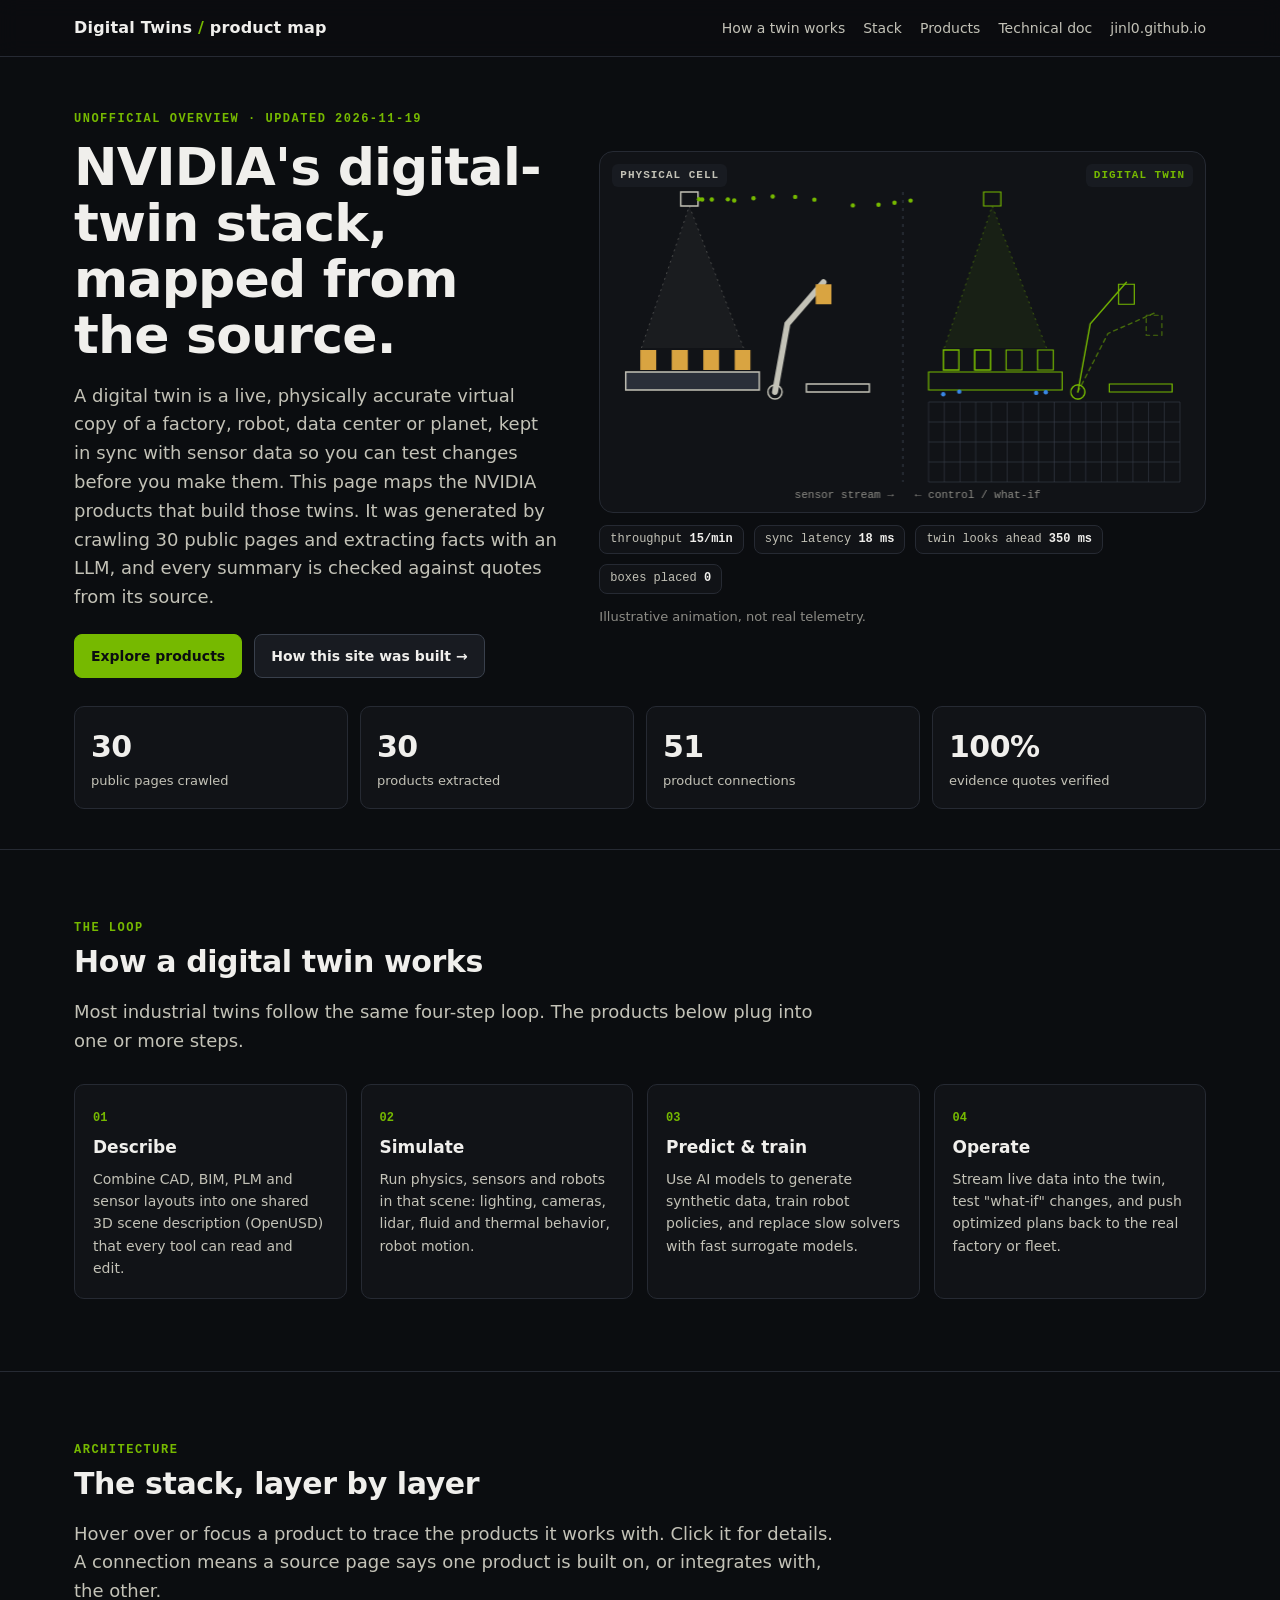
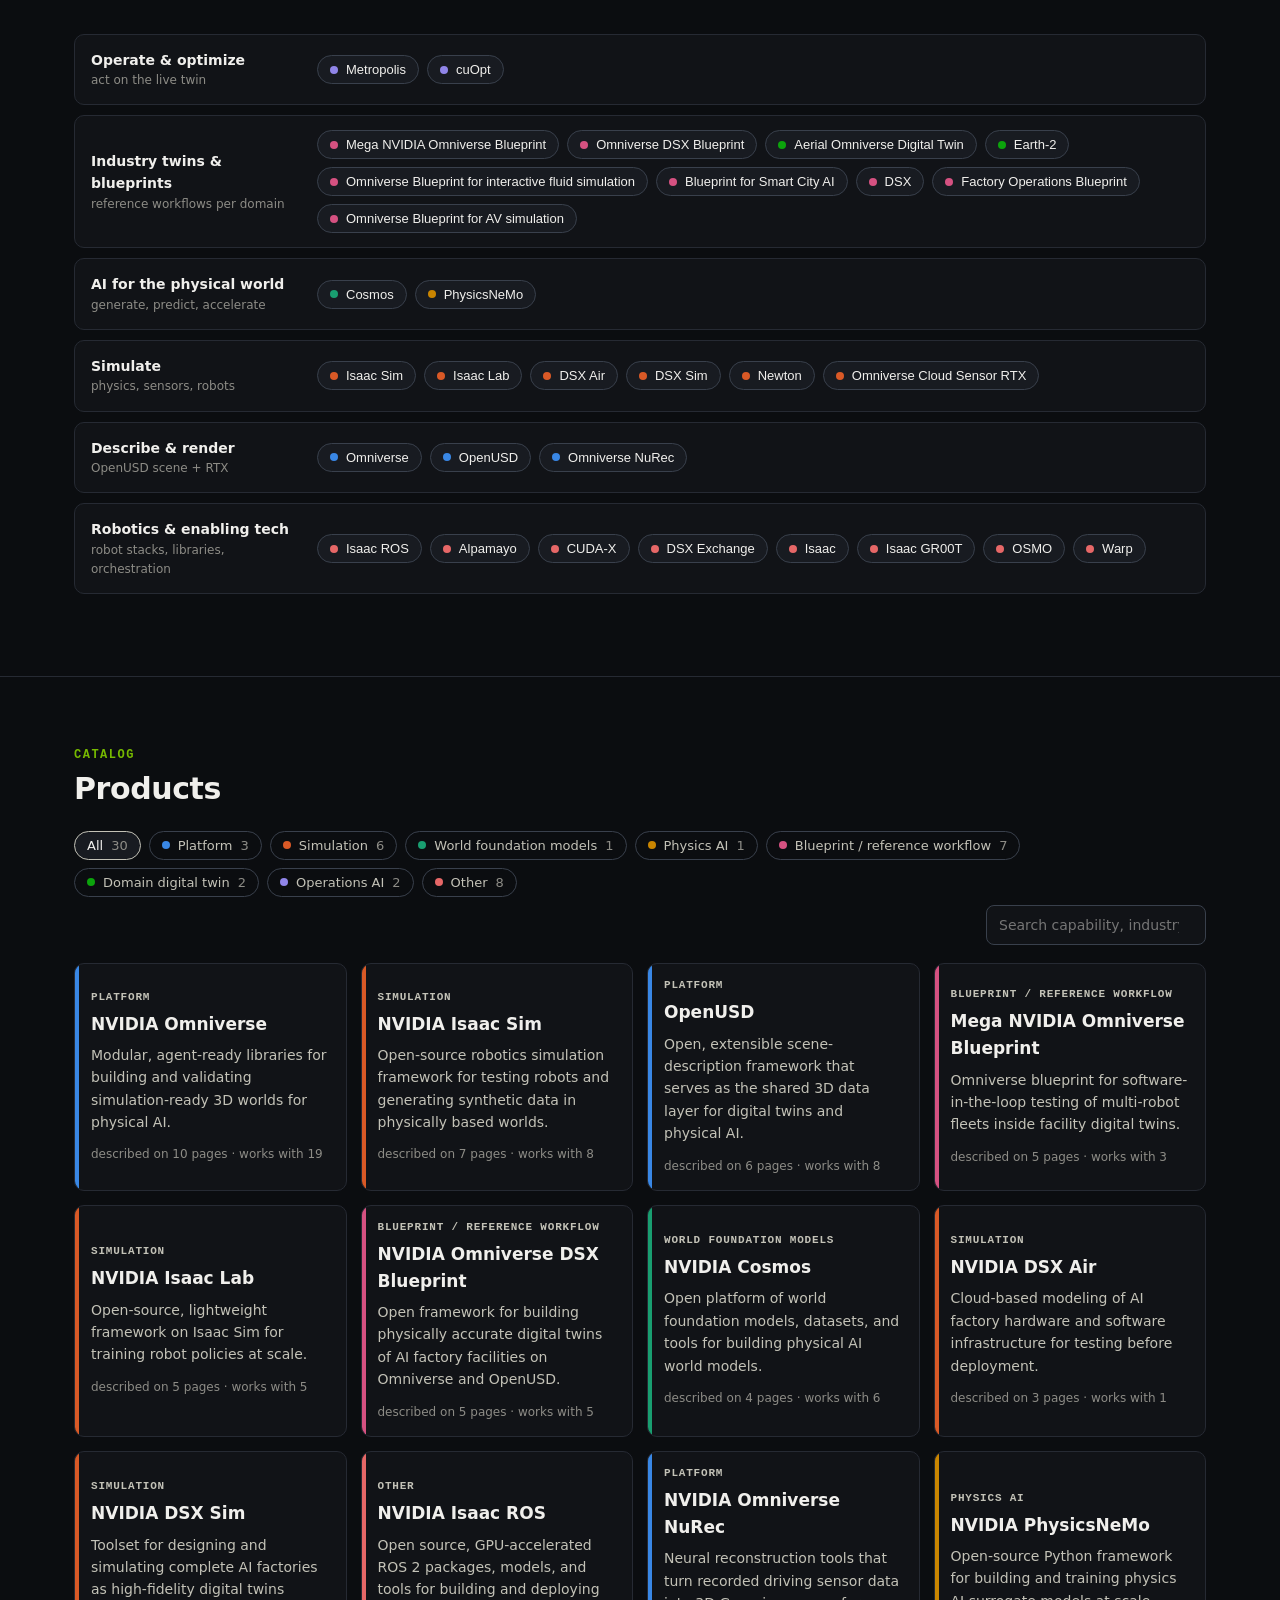
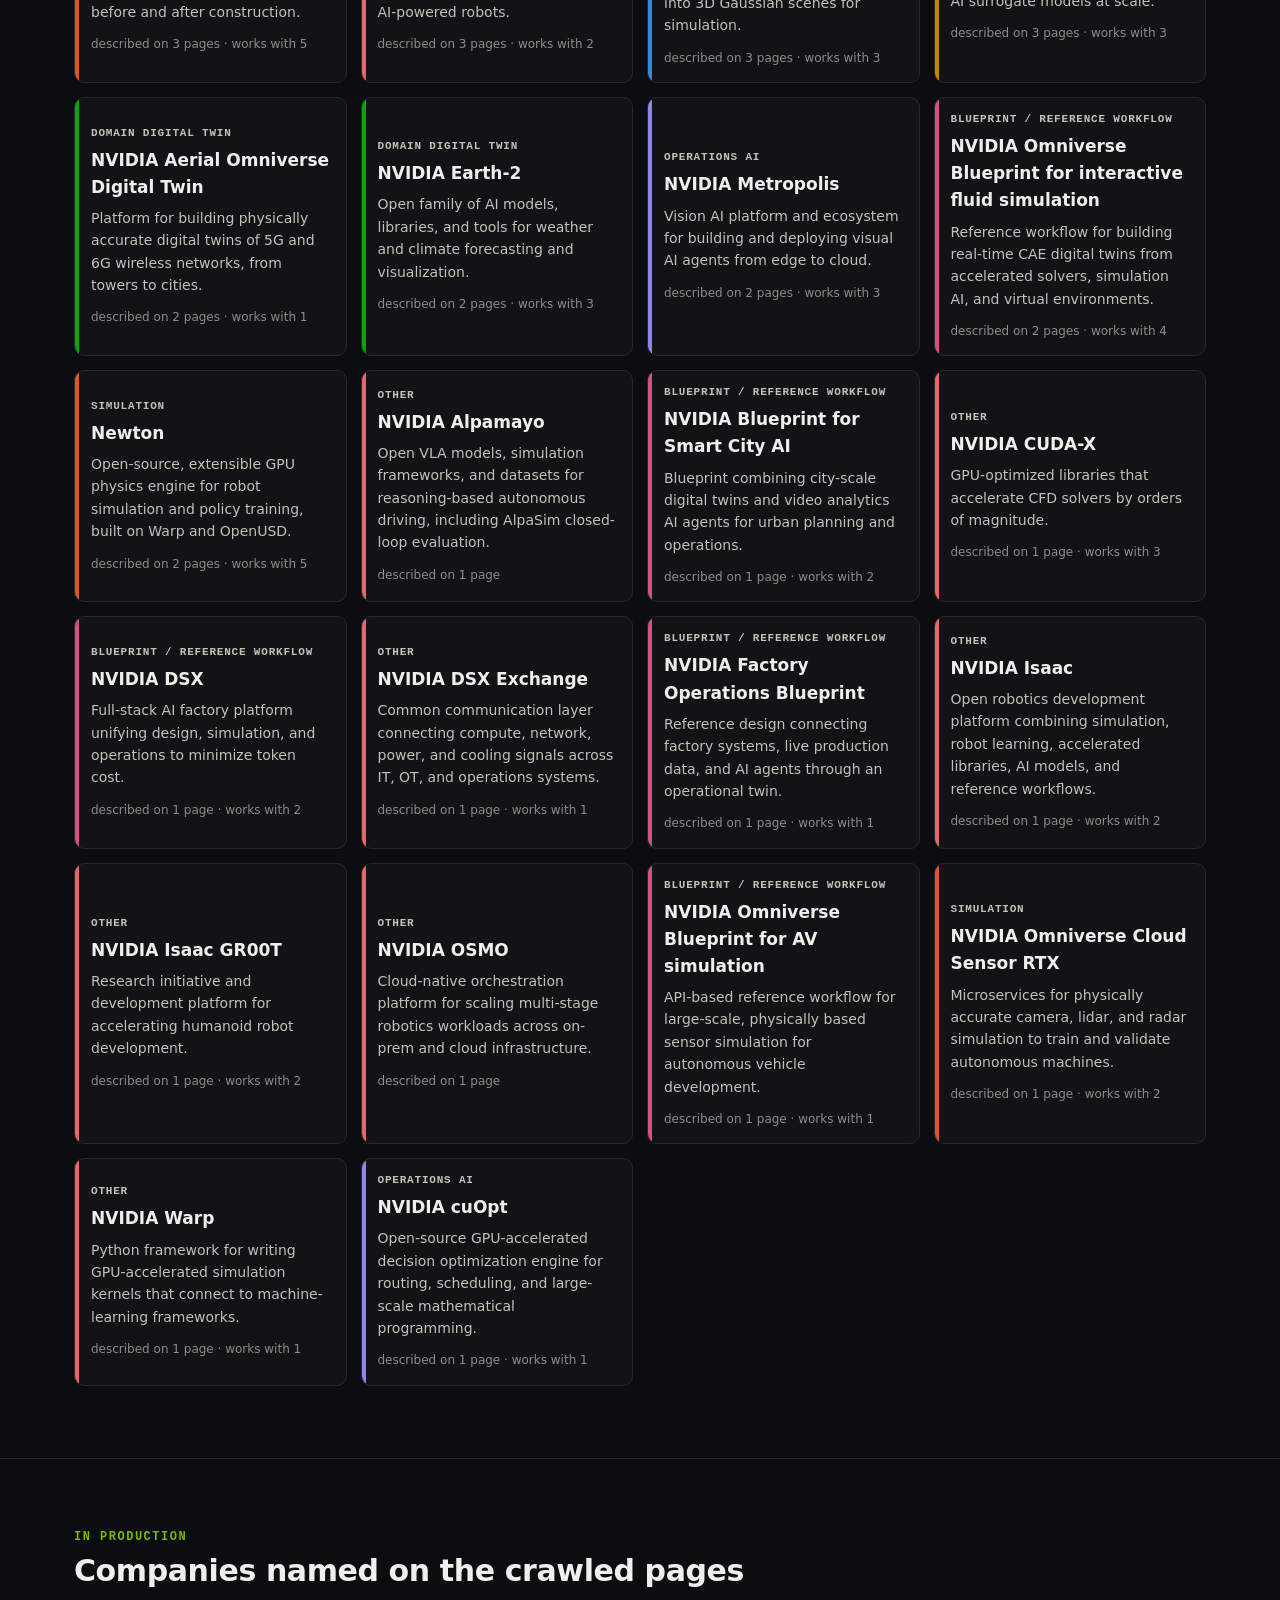
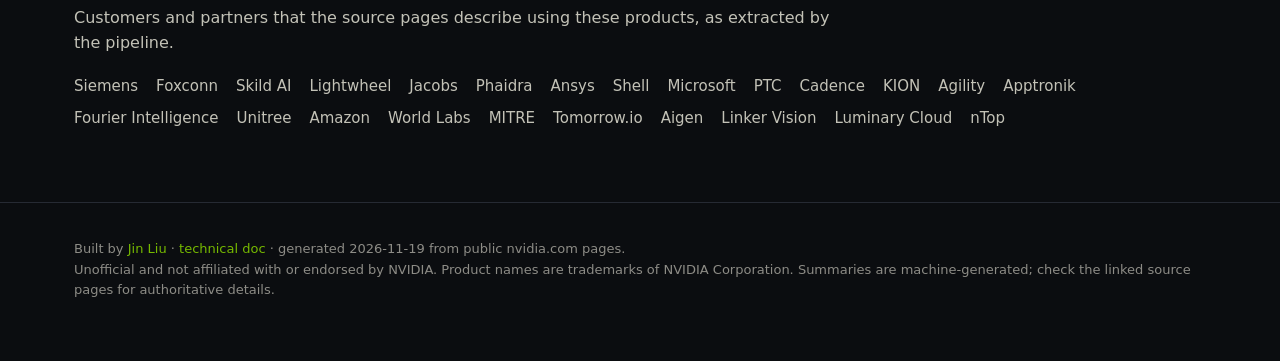
<file: nvdadigitaltwins/index.html>
<!doctype html>
<html lang="en">
<head>
  <meta charset="utf-8">
  <meta name="viewport" content="width=device-width, initial-scale=1">
  <title>NVIDIA Digital Twins - a product map | Jin Liu</title>
  <meta name="description" content="An unofficial, data-driven map of NVIDIA's digital-twin and physical-AI products, generated from public pages with Playwright + Claude.">
  <link rel="stylesheet" href="assets/site.css">
</head>
<body>
  <header class="topbar">
    <div class="wrap">
      <a class="brand" href="./">Digital Twins <span>/</span> product map</a>
      <nav>
        <a href="#how">How a twin works</a>
        <a href="#stack">Stack</a>
        <a href="#catalog">Products</a>
        <a href="docs.html">Technical doc</a>
        <a href="https://jinl0.github.io/">jinl0.github.io</a>
      </nav>
    </div>
  </header>

  <main>
    <section class="hero">
      <div class="wrap hero-grid">
        <div>
          <div class="eyebrow">Unofficial overview · updated <span data-meta="generated_at"></span></div>
          <h1>NVIDIA's digital-twin stack, mapped from the source.</h1>
          <p class="lede">A digital twin is a live, physically accurate virtual copy of a factory, robot, data center or planet,
            kept in sync with sensor data so you can test changes before you make them. This page maps the NVIDIA products
            that build those twins. It was generated by crawling <span data-meta="pages_crawled"></span> public pages
            and extracting facts with an LLM, and every summary is checked against quotes from its source.</p>
          <div class="cta">
            <a class="btn primary" href="#catalog">Explore products</a>
            <a class="btn" href="docs.html">How this site was built →</a>
          </div>
        </div>
        <div>
          <div class="hero-canvas-box">
            <span class="tag l">Physical cell</span><span class="tag r">Digital twin</span>
            <canvas id="twin" role="img" aria-label="Animation: a robot arm moves boxes from a conveyor to a pallet on the left; a wireframe digital twin on the right mirrors it, with a dashed outline showing its predicted next pose, while sensor data flows to the twin and control commands flow back."></canvas>
          </div>
          <div class="telemetry" aria-label="Illustrative telemetry from the animation">
            <div>throughput <b id="tm-rate">-</b></div>
            <div>sync latency <b id="tm-lat">-</b></div>
            <div>twin looks ahead <b id="tm-ahead">-</b></div>
            <div>boxes placed <b id="tm-boxes">0</b></div>
          </div>
          <p class="small muted">Illustrative animation, not real telemetry.</p>
        </div>
      </div>
      <div class="wrap"><div class="stats" id="stats"></div></div>
    </section>

    <section id="how">
      <div class="wrap">
        <div class="eyebrow">The loop</div>
        <h2>How a digital twin works</h2>
        <p class="lede">Most industrial twins follow the same four-step loop. The products below plug into one or more steps.</p>
        <div class="loop">
          <div class="step"><h3>Describe</h3><p>Combine CAD, BIM, PLM and sensor layouts into one shared 3D scene description (OpenUSD) that every tool can read and edit.</p></div>
          <div class="step"><h3>Simulate</h3><p>Run physics, sensors and robots in that scene: lighting, cameras, lidar, fluid and thermal behavior, robot motion.</p></div>
          <div class="step"><h3>Predict &amp; train</h3><p>Use AI models to generate synthetic data, train robot policies, and replace slow solvers with fast surrogate models.</p></div>
          <div class="step"><h3>Operate</h3><p>Stream live data into the twin, test "what-if" changes, and push optimized plans back to the real factory or fleet.</p></div>
        </div>
      </div>
    </section>

    <section id="stack-section">
      <div class="wrap">
        <div class="eyebrow">Architecture</div>
        <h2>The stack, layer by layer</h2>
        <p class="lede">Hover over or focus a product to trace the products it works with. Click it for details. A connection means a source page says one product is built on, or integrates with, the other.</p>
        <div class="stack" id="stack"></div>
      </div>
    </section>

    <section id="catalog">
      <div class="wrap">
        <div class="eyebrow">Catalog</div>
        <h2>Products</h2>
        <div class="toolbar">
          <div id="chips" style="display:flex;flex-wrap:wrap;gap:8px"></div>
          <input id="search" class="search" type="search" placeholder="Search capability, industry…" aria-label="Search products">
        </div>
        <div class="grid" id="catalog-grid"></div>
      </div>
    </section>

    <section>
      <div class="wrap">
        <div class="eyebrow">In production</div>
        <h2>Companies named on the crawled pages</h2>
        <p class="lede" style="font-size:16px">Customers and partners that the source pages describe using these products, as extracted by the pipeline.</p>
        <div class="customers" id="customers"></div>
      </div>
    </section>
  </main>

  <footer>
    <div class="wrap">
      Built by <a href="https://jinl0.github.io/">Jin Liu</a> · <a href="docs.html">technical doc</a> ·
      generated <span data-meta="generated_at"></span> from public nvidia.com pages.<br>
      Unofficial and not affiliated with or endorsed by NVIDIA. Product names are trademarks of NVIDIA Corporation.
      Summaries are machine-generated; check the linked source pages for authoritative details.
    </div>
  </footer>

  <dialog class="drawer" id="drawer" aria-label="Product details">
    <button class="btn close" aria-label="Close">✕</button>
    <div id="drawer-body"></div>
  </dialog>

  <script src="assets/twin-hero.js"></script>
  <script type="module" src="assets/catalog.js"></script>
</body>
</html>
</file>
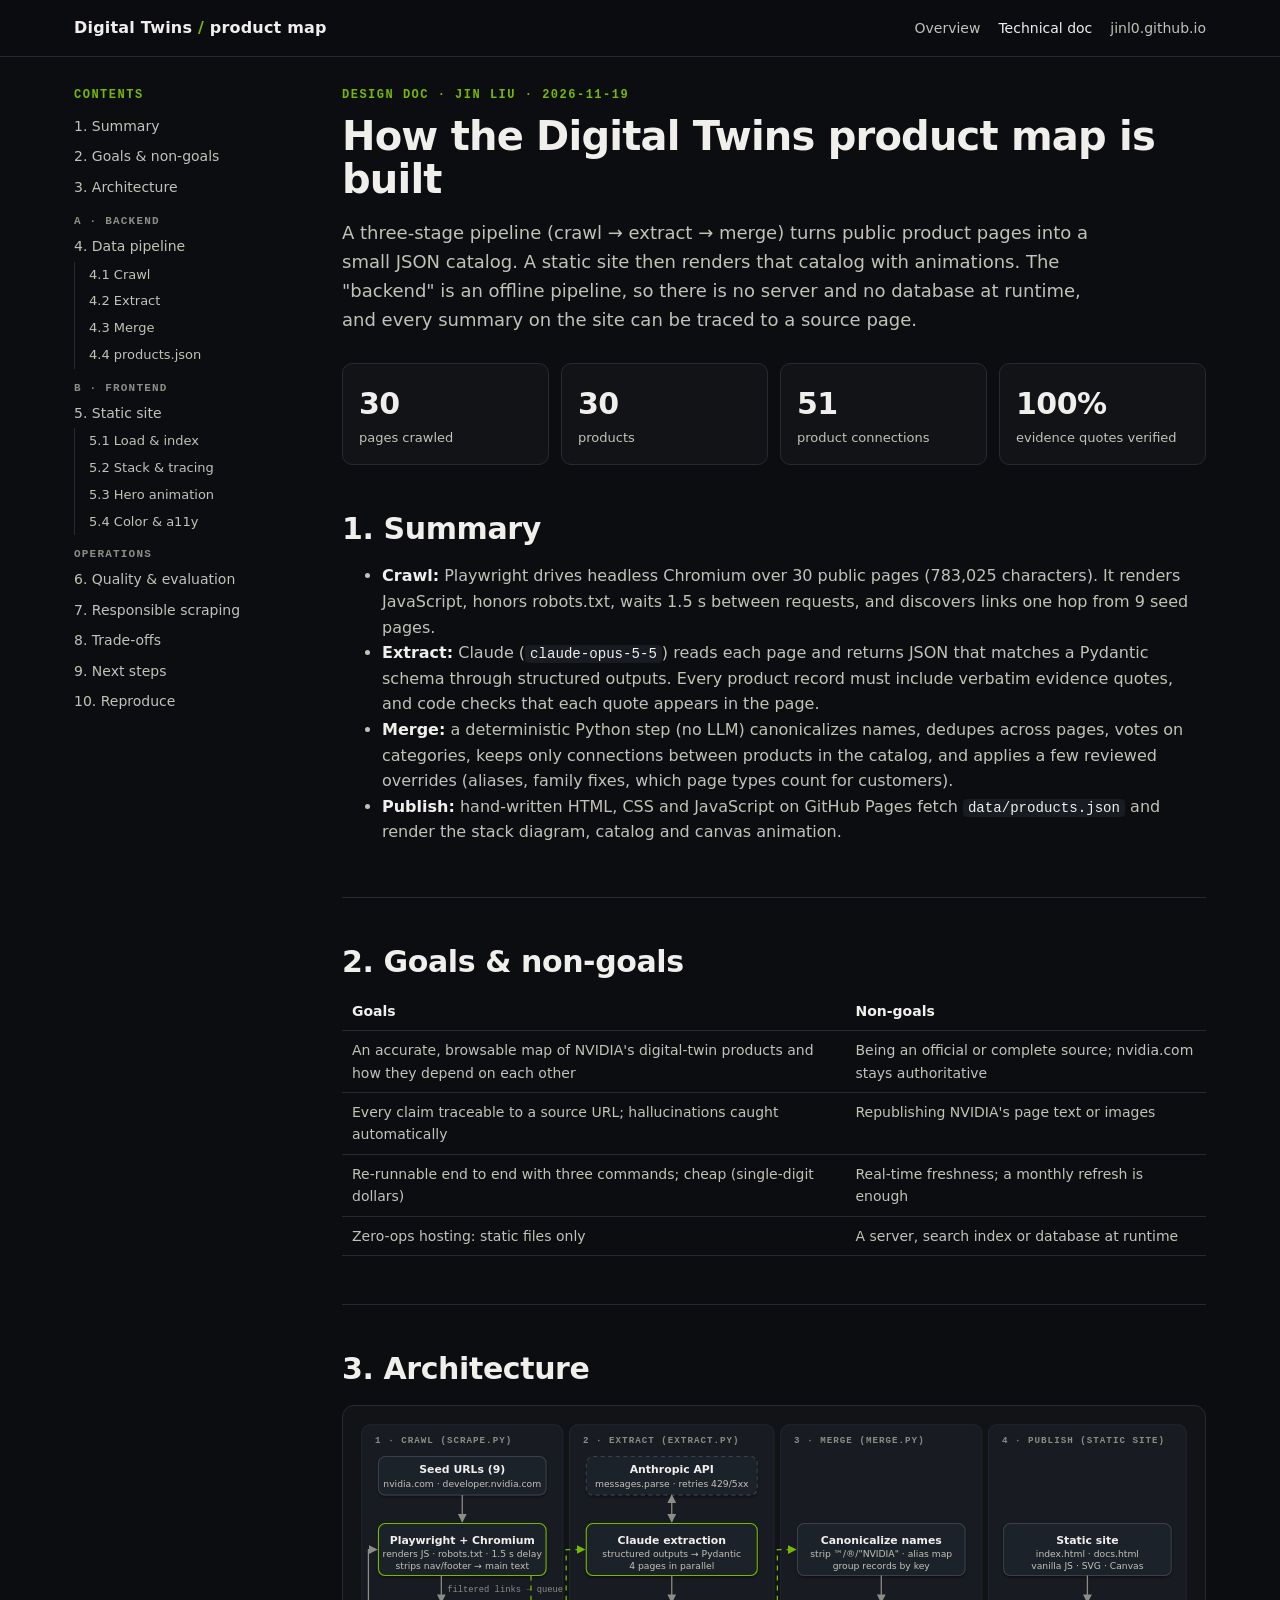
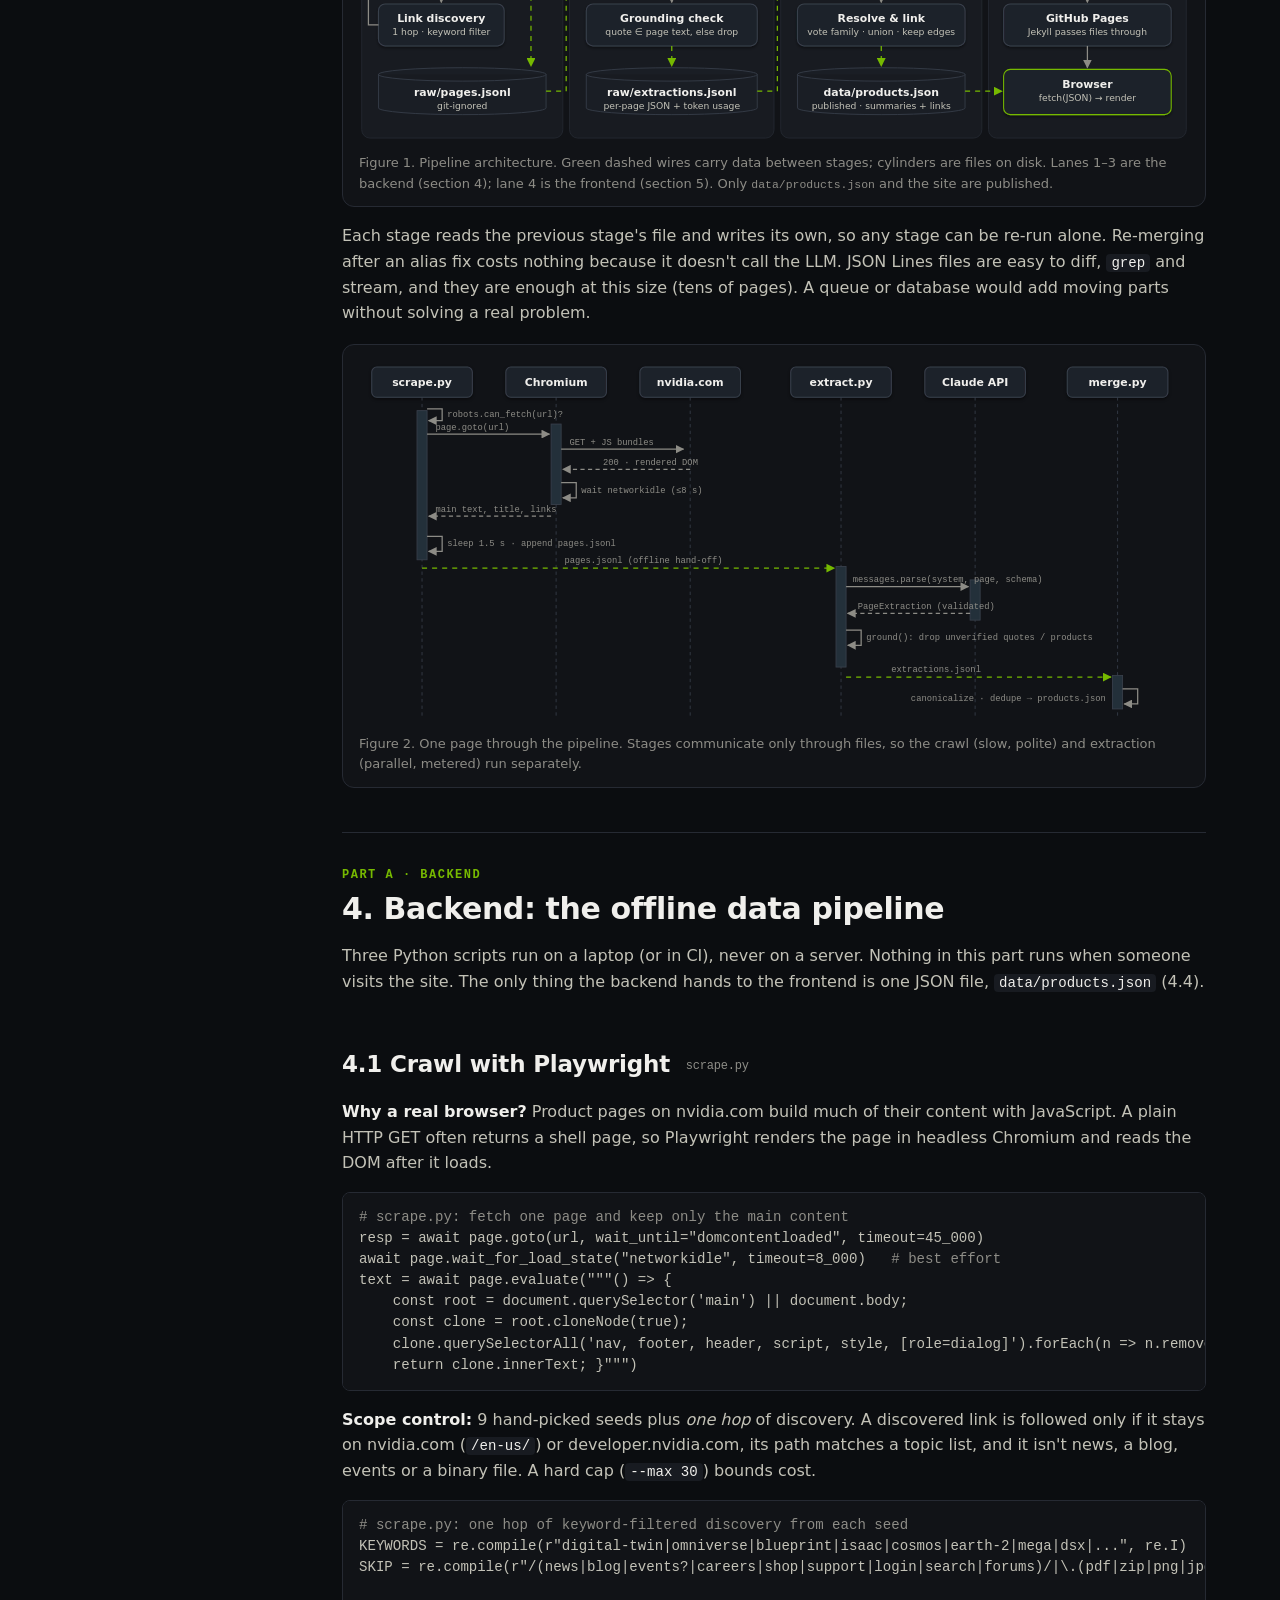
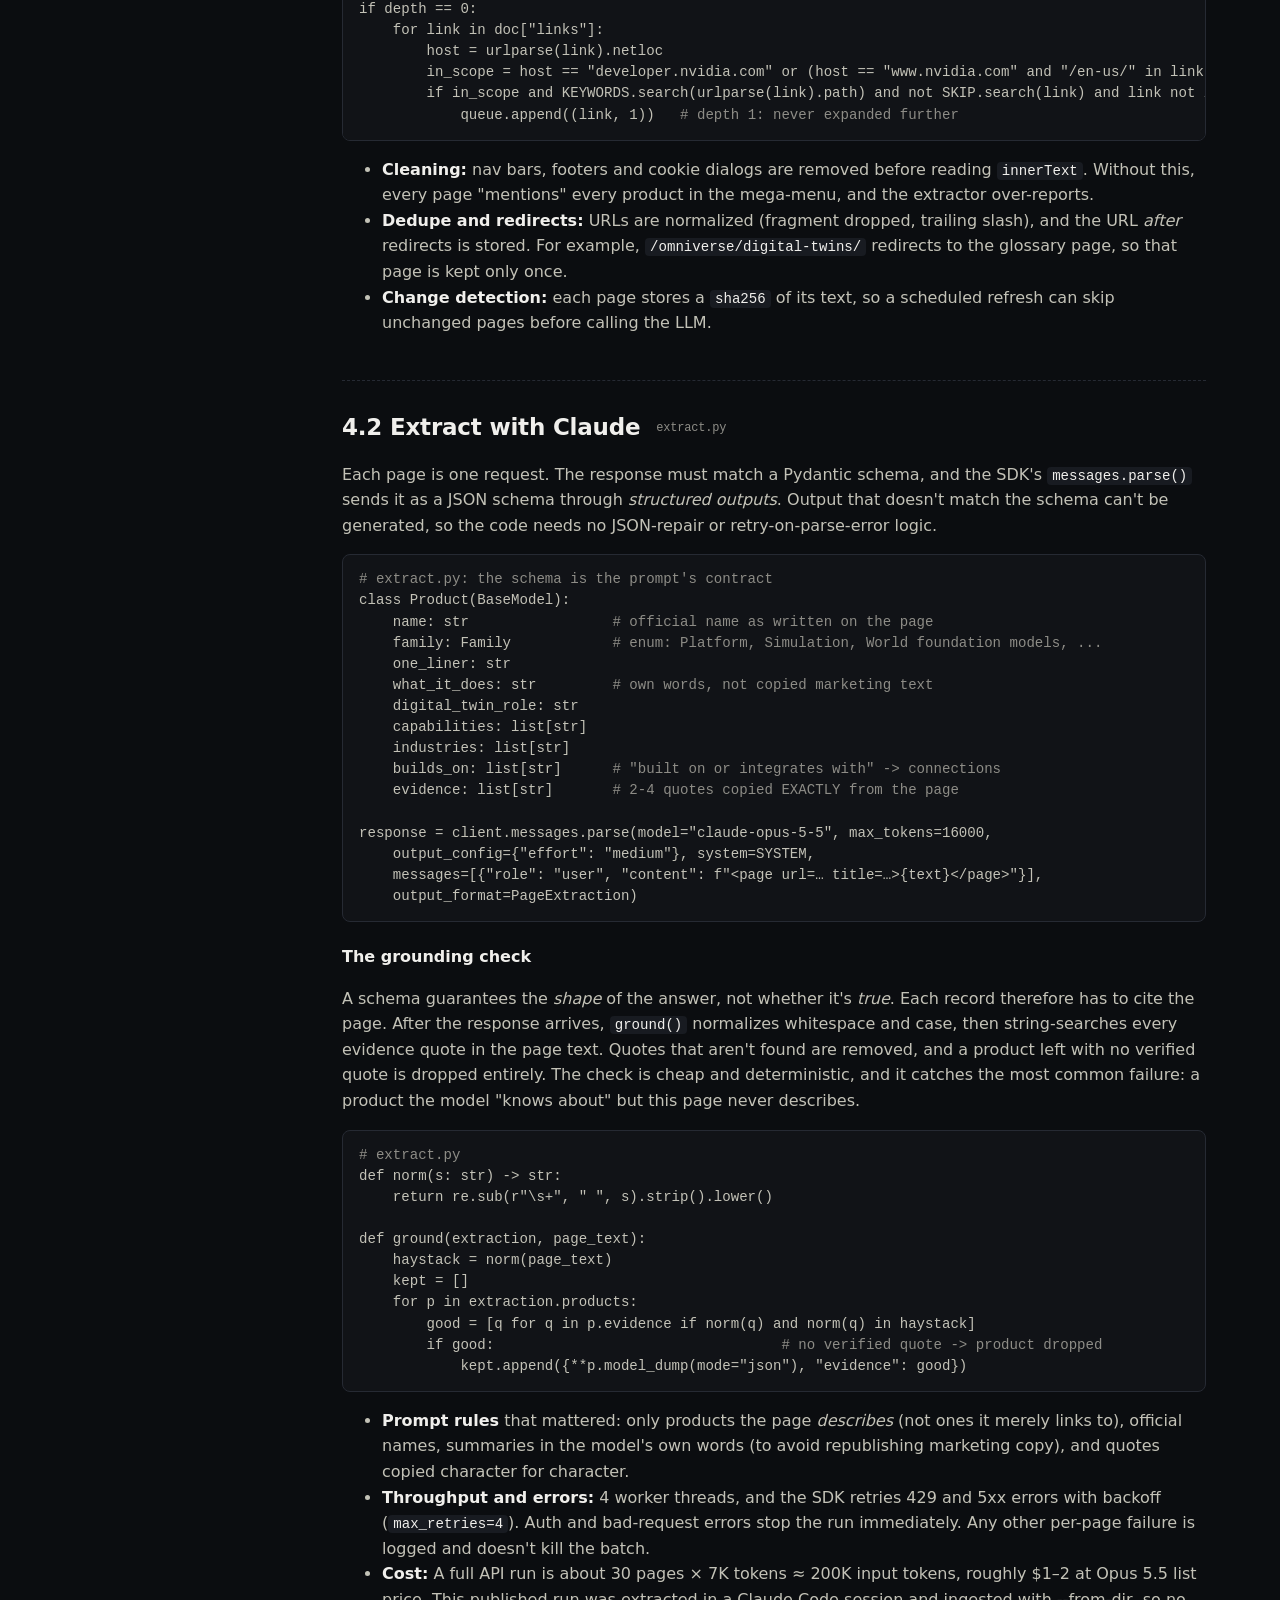
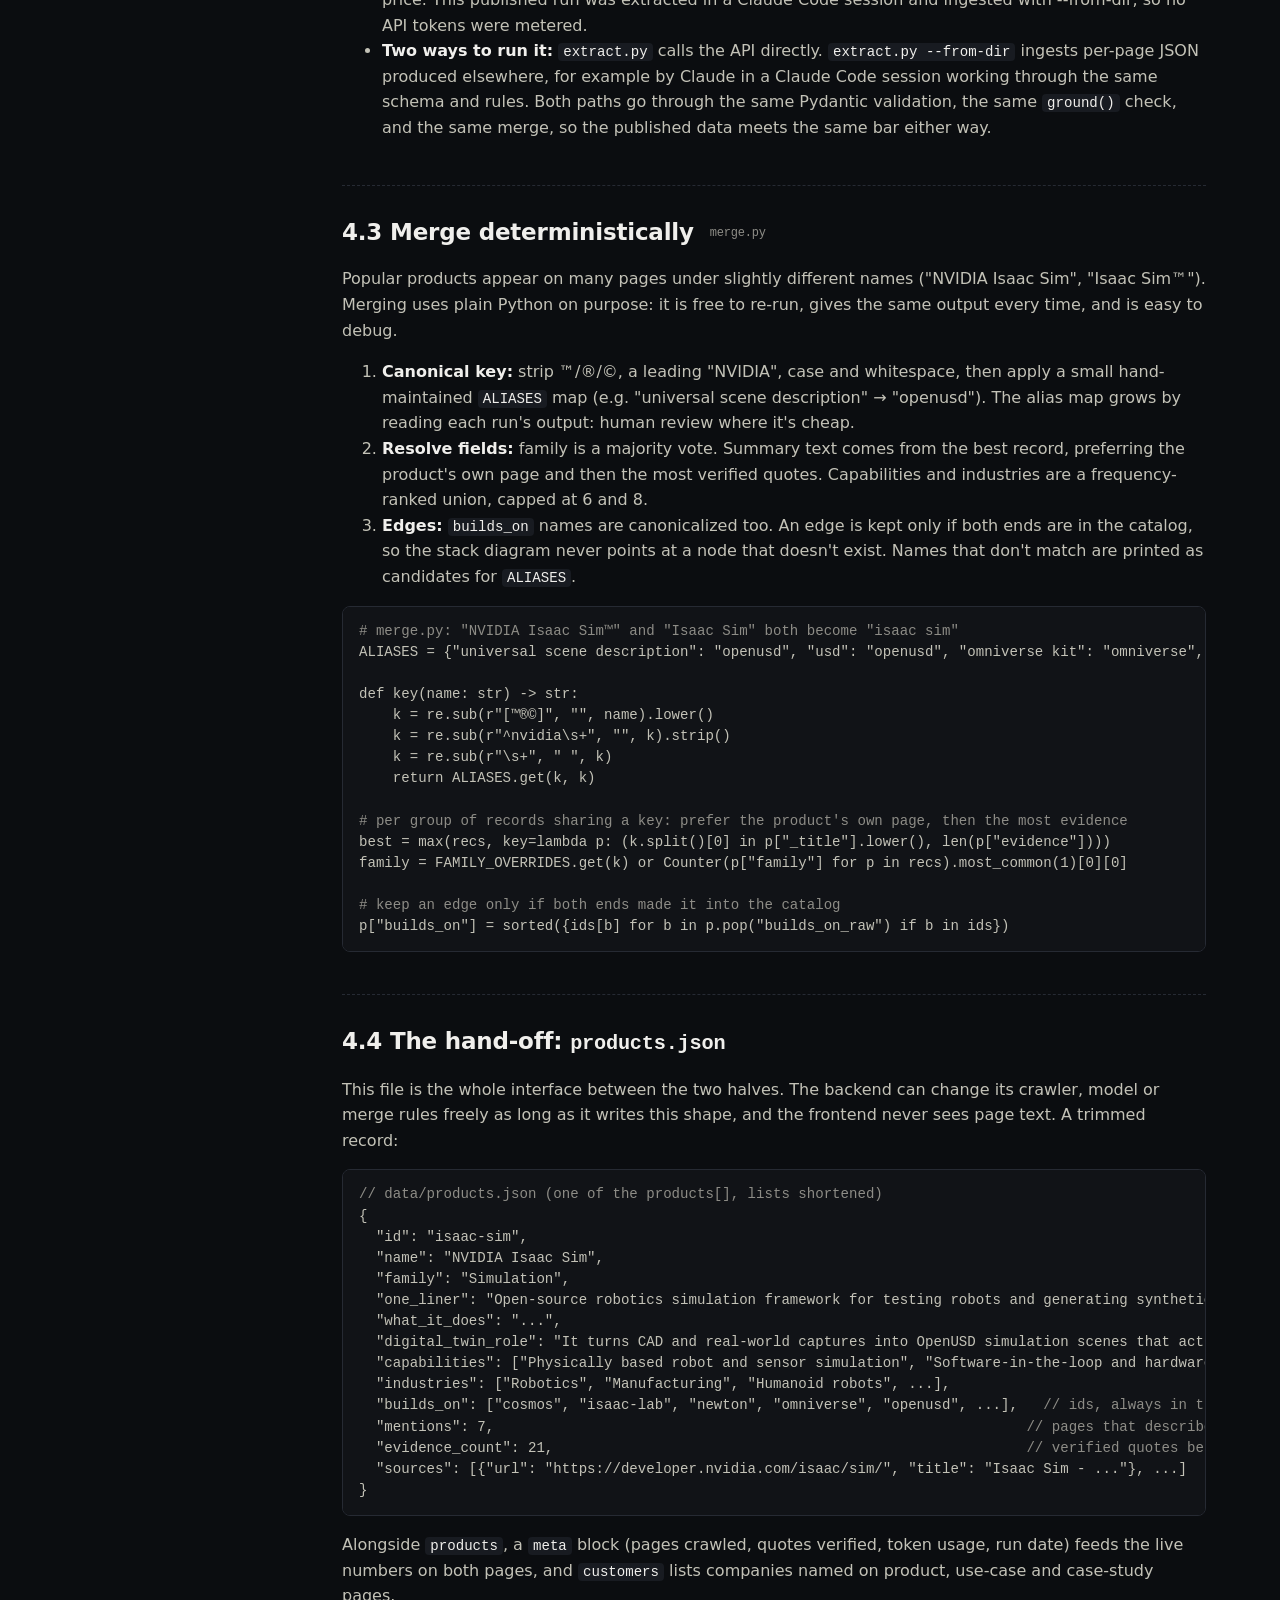
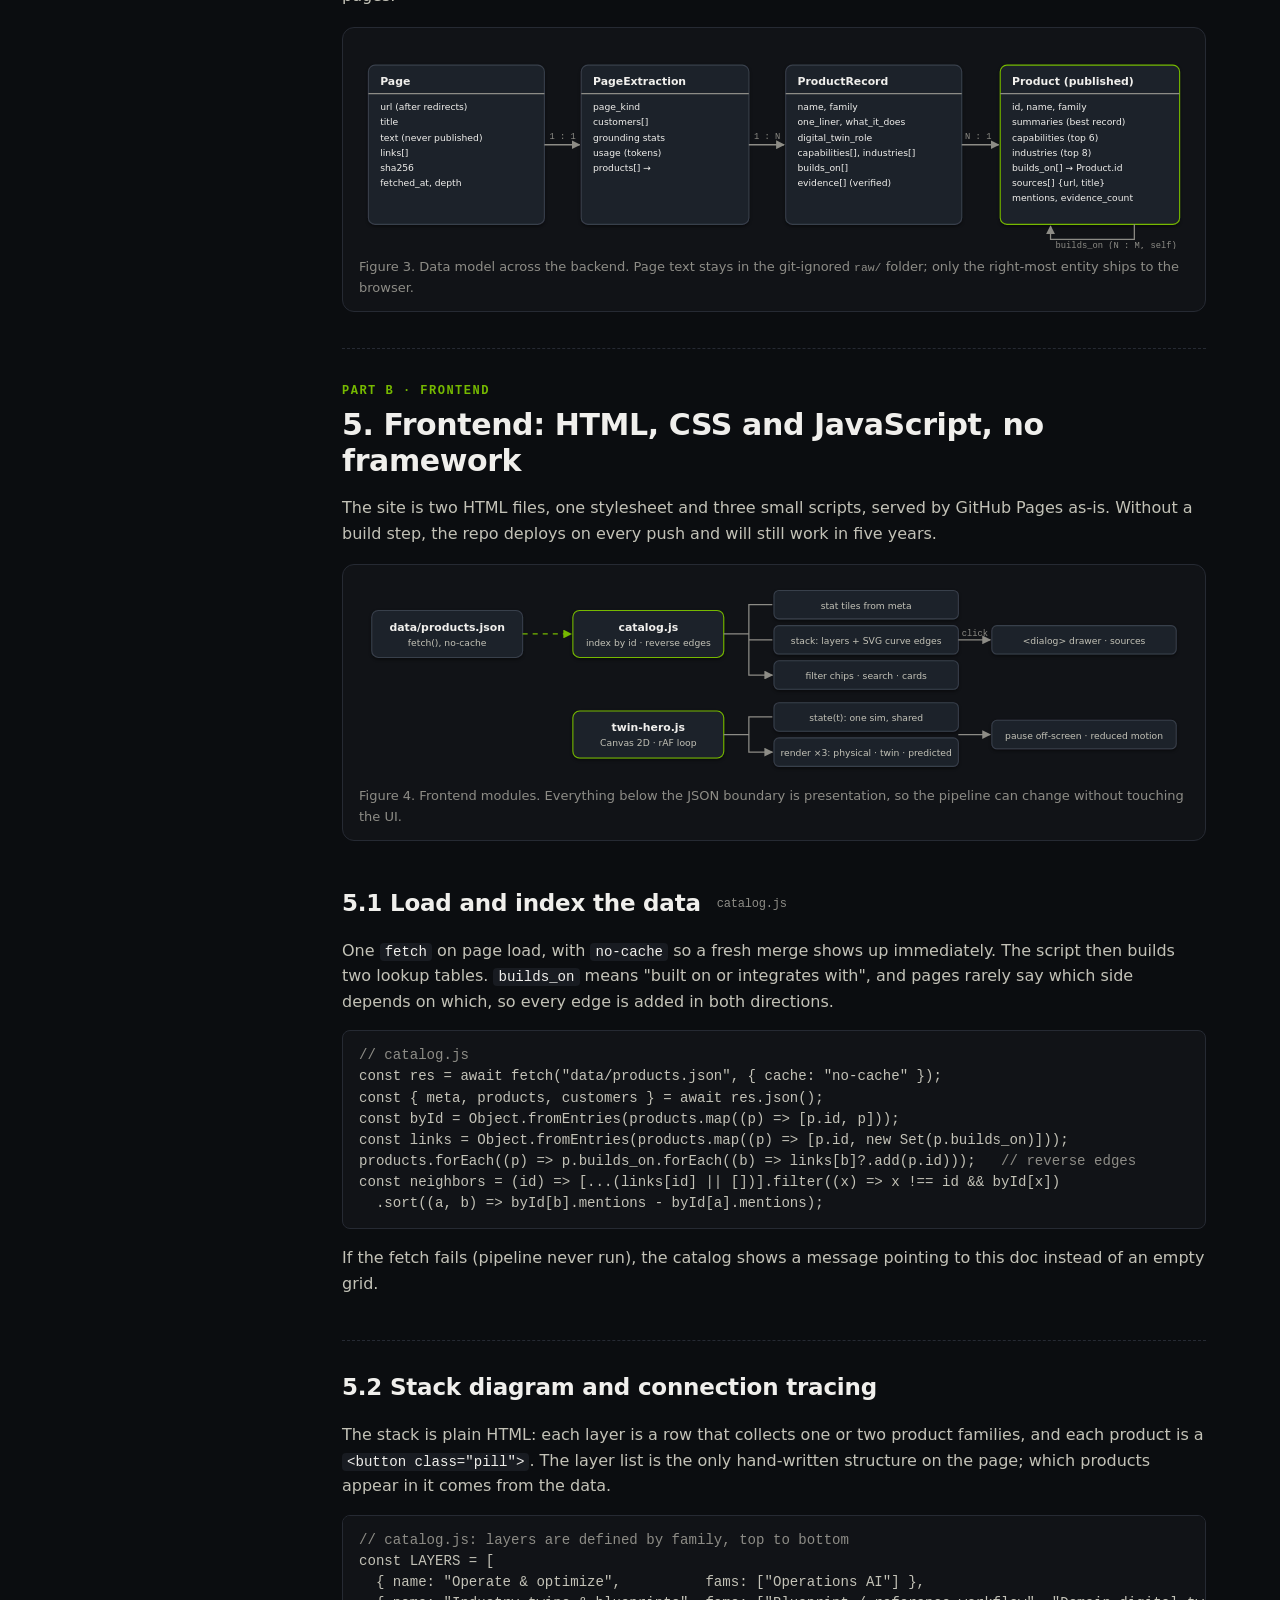
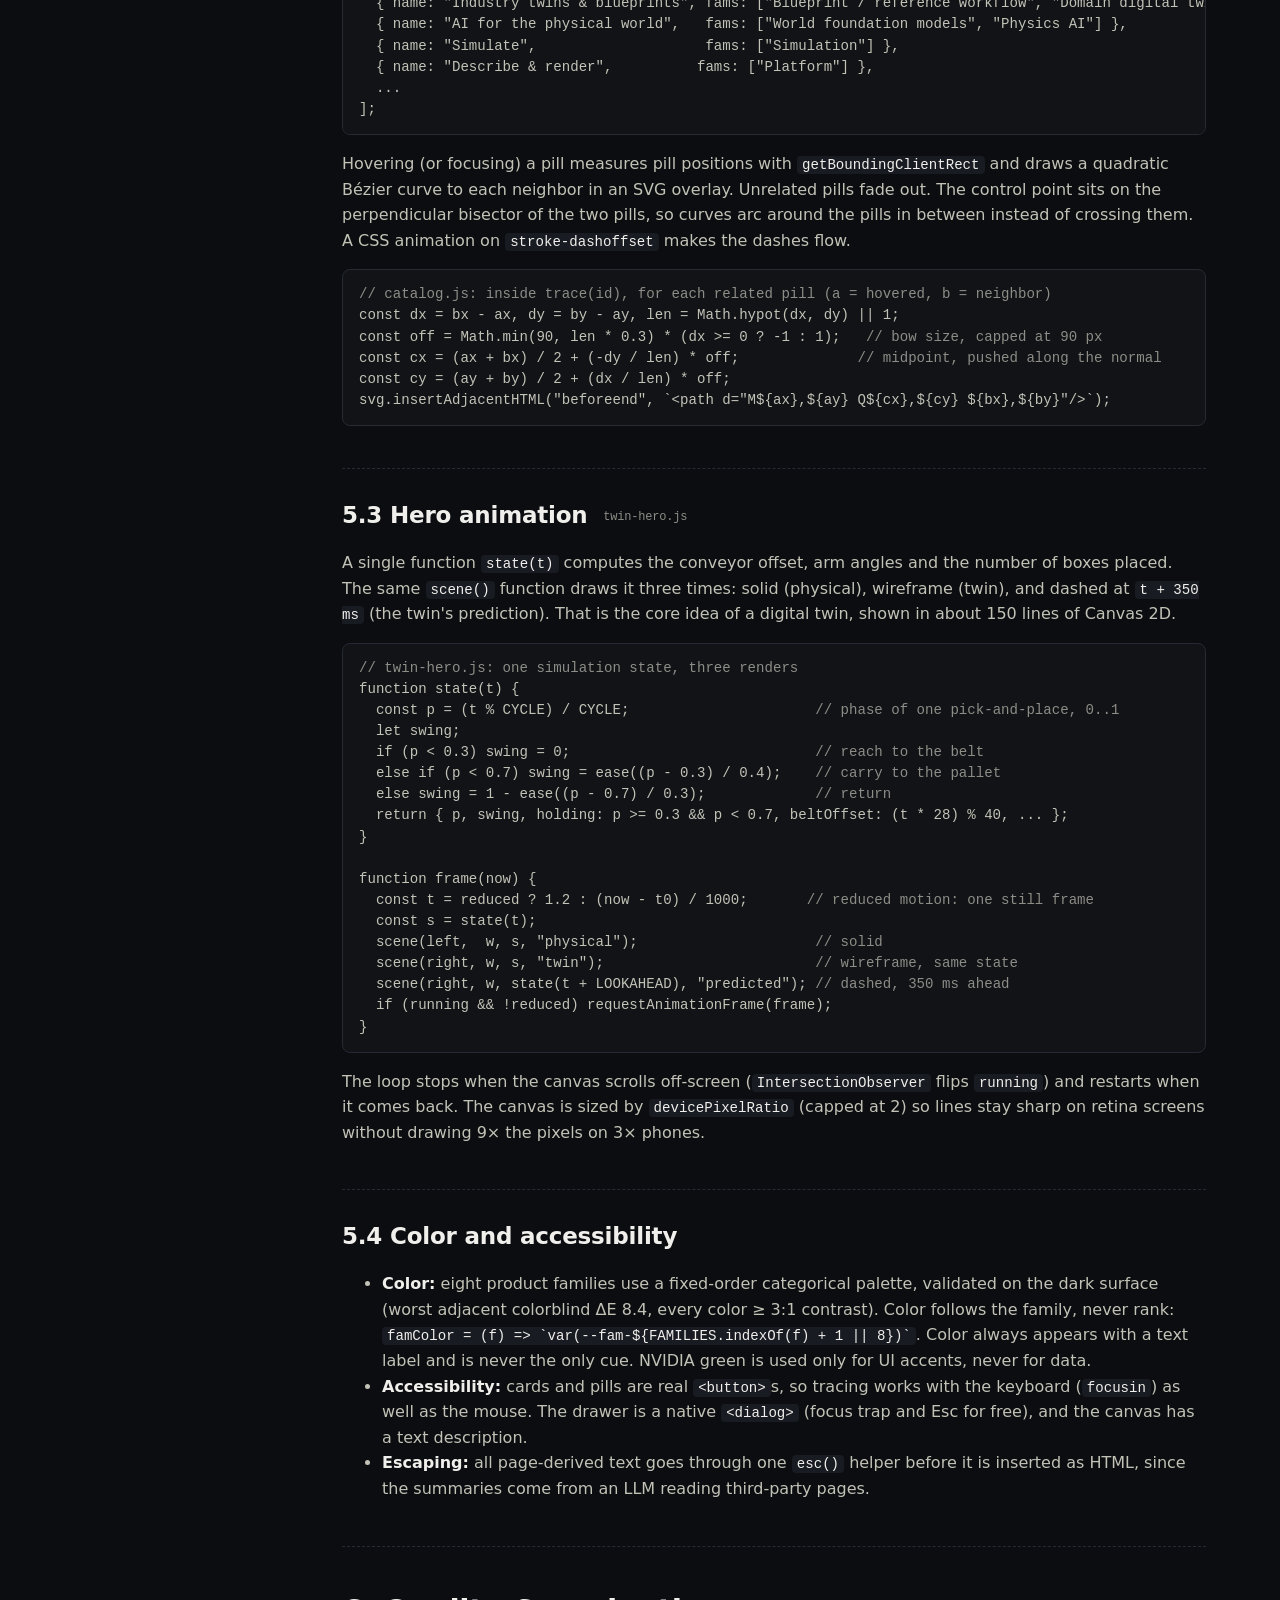
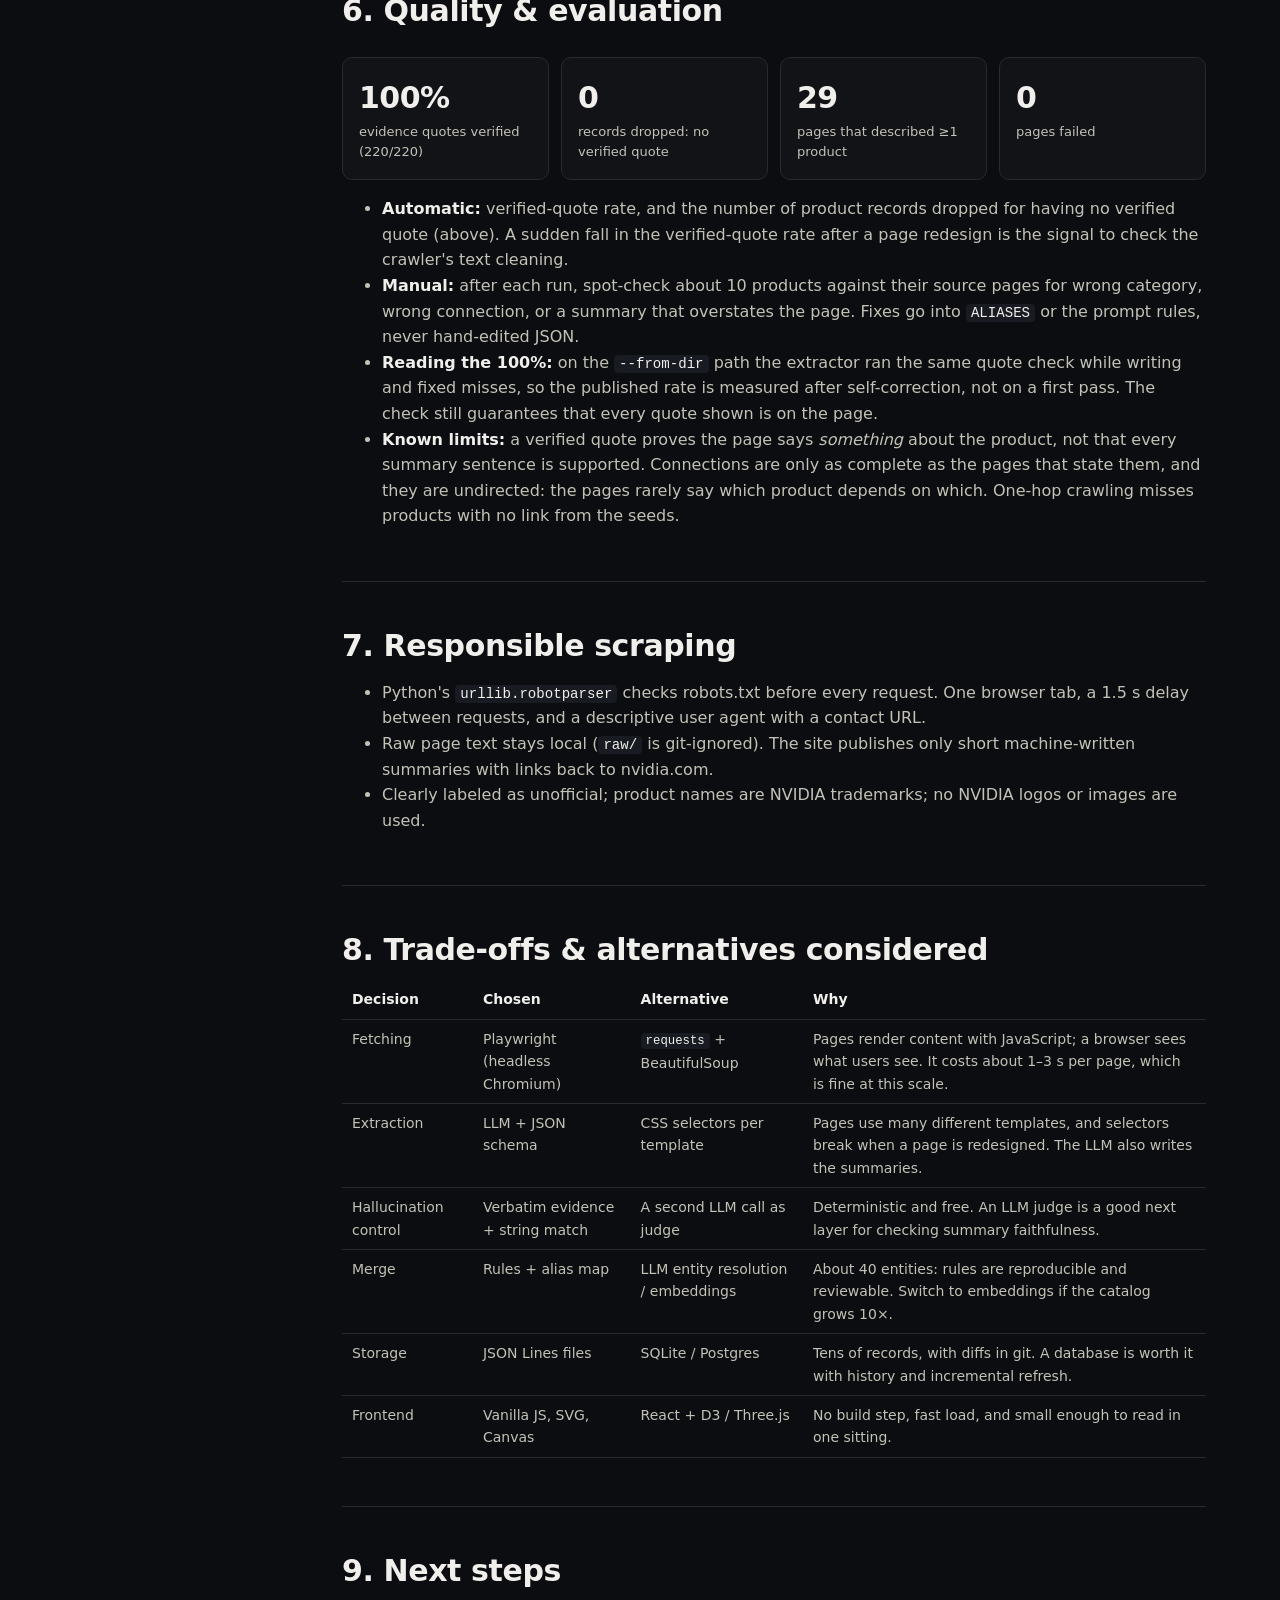
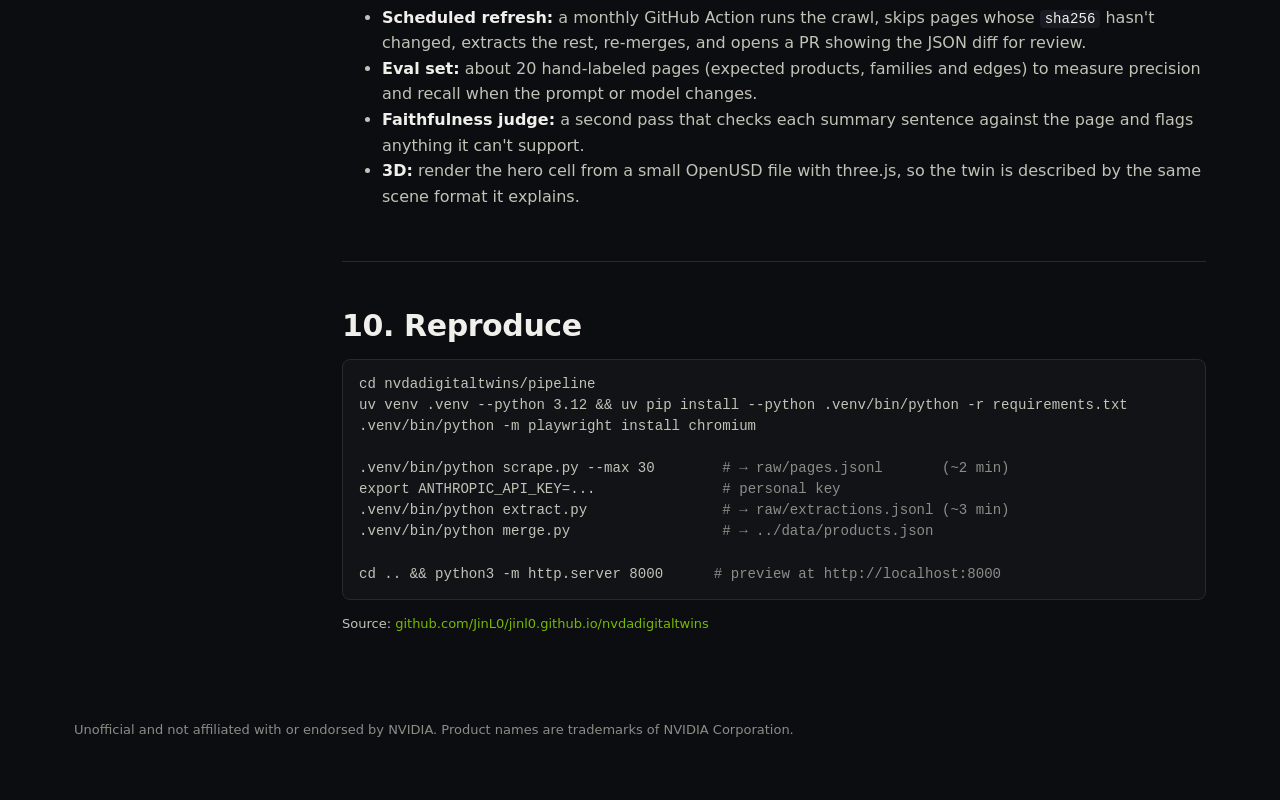
<file: nvdadigitaltwins/docs.html>
<!doctype html>
<html lang="en">
<head>
  <meta charset="utf-8">
  <meta name="viewport" content="width=device-width, initial-scale=1">
  <title>Technical design: building the Digital Twins product map | Jin Liu</title>
  <meta name="description" content="Design doc: Playwright crawler, Claude structured extraction with a grounding check, deterministic merge, and a static animated site.">
  <link rel="stylesheet" href="assets/site.css">
</head>
<body>
  <header class="topbar">
    <div class="wrap">
      <a class="brand" href="./">Digital Twins <span>/</span> product map</a>
      <nav>
        <a href="./">Overview</a>
        <a href="docs.html" aria-current="page">Technical doc</a>
        <a href="https://jinl0.github.io/">jinl0.github.io</a>
      </nav>
    </div>
  </header>

  <!-- Shared SVG defs for every diagram -->
  <svg width="0" height="0" style="position:absolute" aria-hidden="true">
    <defs>
      <marker id="arrow" viewBox="0 0 10 10" refX="9" refY="5" markerWidth="7" markerHeight="7" orient="auto-start-reverse">
        <path d="M0,0 L10,5 L0,10 z" fill="#8d8c86"/>
      </marker>
      <marker id="arrow-g" viewBox="0 0 10 10" refX="9" refY="5" markerWidth="7" markerHeight="7" orient="auto-start-reverse">
        <path d="M0,0 L10,5 L0,10 z" fill="#76b900"/>
      </marker>
      <filter id="shadow" x="-10%" y="-10%" width="120%" height="140%">
        <feDropShadow dx="0" dy="2" stdDeviation="2" flood-color="#000" flood-opacity="0.45"/>
      </filter>
    </defs>
  </svg>

  <div class="wrap doc">
    <nav class="toc" aria-label="Contents">
      <div class="eyebrow" style="margin-bottom:10px">Contents</div>
      <a href="#summary">1. Summary</a>
      <a href="#goals">2. Goals &amp; non-goals</a>
      <a href="#arch">3. Architecture</a>
      <div class="grp">A · Backend</div>
      <a href="#backend">4. Data pipeline</a>
      <a class="sub" href="#crawl">4.1 Crawl</a>
      <a class="sub" href="#extract">4.2 Extract</a>
      <a class="sub" href="#merge">4.3 Merge</a>
      <a class="sub" href="#contract">4.4 products.json</a>
      <div class="grp">B · Frontend</div>
      <a href="#frontend">5. Static site</a>
      <a class="sub" href="#fe-data">5.1 Load &amp; index</a>
      <a class="sub" href="#fe-stack">5.2 Stack &amp; tracing</a>
      <a class="sub" href="#fe-hero">5.3 Hero animation</a>
      <a class="sub" href="#fe-a11y">5.4 Color &amp; a11y</a>
      <div class="grp">Operations</div>
      <a href="#quality">6. Quality &amp; evaluation</a>
      <a href="#responsible">7. Responsible scraping</a>
      <a href="#tradeoffs">8. Trade-offs</a>
      <a href="#next">9. Next steps</a>
      <a href="#run">10. Reproduce</a>
    </nav>

    <article>
      <div class="eyebrow">Design doc · Jin Liu · <span data-meta="generated_at"></span></div>
      <h1 style="font-size:40px">How the Digital Twins product map is built</h1>
      <p class="lede">A three-stage pipeline (crawl → extract → merge) turns public product pages into a small JSON catalog.
        A static site then renders that catalog with animations. The "backend" is an offline pipeline, so there is no server and no database at runtime, and every summary on the site can be traced to a source page.</p>
      <div class="stats" id="doc-stats"></div>

      <section id="summary">
        <h2>1. Summary</h2>
        <ul>
          <li><strong>Crawl:</strong> Playwright drives headless Chromium over <span data-meta="pages_crawled"></span> public pages
            (<span data-meta-k="chars_crawled"></span> characters). It renders JavaScript, honors robots.txt, waits 1.5 s between requests, and discovers links one hop from 9 seed pages.</li>
          <li><strong>Extract:</strong> Claude (<code data-meta="model"></code>) reads each page and returns JSON that matches a Pydantic schema through
            structured outputs. Every product record must include verbatim evidence quotes, and code checks that each quote appears in the page.</li>
          <li><strong>Merge:</strong> a deterministic Python step (no LLM) canonicalizes names, dedupes across pages, votes on categories, keeps only connections between products in the catalog, and applies a few reviewed overrides (aliases, family fixes, which page types count for customers).</li>
          <li><strong>Publish:</strong> hand-written HTML, CSS and JavaScript on GitHub Pages fetch <code>data/products.json</code> and render the stack diagram, catalog and canvas animation.</li>
        </ul>
      </section>

      <section id="goals">
        <h2>2. Goals &amp; non-goals</h2>
        <table>
          <tr><th>Goals</th><th>Non-goals</th></tr>
          <tr><td>An accurate, browsable map of NVIDIA's digital-twin products and how they depend on each other</td><td>Being an official or complete source; nvidia.com stays authoritative</td></tr>
          <tr><td>Every claim traceable to a source URL; hallucinations caught automatically</td><td>Republishing NVIDIA's page text or images</td></tr>
          <tr><td>Re-runnable end to end with three commands; cheap (single-digit dollars)</td><td>Real-time freshness; a monthly refresh is enough</td></tr>
          <tr><td>Zero-ops hosting: static files only</td><td>A server, search index or database at runtime</td></tr>
        </table>
      </section>

      <section id="arch">
        <h2>3. Architecture</h2>
        <figure class="diagram">
          <svg class="dg" viewBox="0 0 1000 390" role="img" aria-labelledby="d1t">
            <title id="d1t">Pipeline architecture in four swimlanes: crawl, extract, merge, publish</title>
            <!-- lanes -->
            <rect class="lane" x="8" y="8" width="240" height="374" rx="10"/>
            <rect class="lane" x="256" y="8" width="244" height="374" rx="10"/>
            <rect class="lane" x="508" y="8" width="240" height="374" rx="10"/>
            <rect class="lane" x="756" y="8" width="236" height="374" rx="10"/>
            <text class="lane-title" x="24" y="30">1 · Crawl  (scrape.py)</text>
            <text class="lane-title" x="272" y="30">2 · Extract  (extract.py)</text>
            <text class="lane-title" x="524" y="30">3 · Merge  (merge.py)</text>
            <text class="lane-title" x="772" y="30">4 · Publish  (static site)</text>

            <!-- crawl -->
            <g filter="url(#shadow)">
              <rect class="box" x="28" y="46" width="200" height="46" rx="8"/>
              <rect class="box hl" x="28" y="126" width="200" height="62" rx="8"/>
              <rect class="box" x="28" y="222" width="150" height="50" rx="8"/>
            </g>
            <text class="t1" x="128" y="66" text-anchor="middle">Seed URLs (9)</text>
            <text class="t2" x="128" y="82" text-anchor="middle">nvidia.com · developer.nvidia.com</text>
            <text class="t1" x="128" y="150" text-anchor="middle">Playwright + Chromium</text>
            <text class="t2" x="128" y="166" text-anchor="middle">renders JS · robots.txt · 1.5 s delay</text>
            <text class="t2" x="128" y="180" text-anchor="middle">strips nav/footer → main text</text>
            <text class="t1" x="103" y="243" text-anchor="middle">Link discovery</text>
            <text class="t2" x="103" y="259" text-anchor="middle">1 hop · keyword filter</text>
            <path class="store" d="M28,306 a100,8 0 0 0 200,0 v40 a100,8 0 0 1 -200,0 z M28,306 a100,8 0 0 1 200,0" />
            <text class="t1" x="128" y="332" text-anchor="middle">raw/pages.jsonl</text>
            <text class="t2" x="128" y="347" text-anchor="middle">git-ignored</text>
            <path class="wire" d="M128,92 V124" marker-end="url(#arrow)"/>
            <path class="wire" d="M103,188 V220" marker-end="url(#arrow)"/>
            <path class="wire" d="M28,247 H16 V157 H26" marker-end="url(#arrow)"/>
            <text class="lbl" x="110" y="208">filtered links → queue</text>
            <path class="wire flow" d="M210,188 V296" marker-end="url(#arrow-g)"/>

            <!-- extract -->
            <g filter="url(#shadow)">
              <rect class="box" x="276" y="46" width="204" height="46" rx="8" stroke-dasharray="5 4"/>
              <rect class="box hl" x="276" y="126" width="204" height="62" rx="8"/>
              <rect class="box" x="276" y="222" width="204" height="50" rx="8"/>
            </g>
            <text class="t1" x="378" y="66" text-anchor="middle">Anthropic API</text>
            <text class="t2" x="378" y="82" text-anchor="middle">messages.parse · retries 429/5xx</text>
            <text class="t1" x="378" y="150" text-anchor="middle">Claude extraction</text>
            <text class="t2" x="378" y="166" text-anchor="middle">structured outputs → Pydantic</text>
            <text class="t2" x="378" y="180" text-anchor="middle">4 pages in parallel</text>
            <text class="t1" x="378" y="243" text-anchor="middle">Grounding check</text>
            <text class="t2" x="378" y="259" text-anchor="middle">quote ∈ page text, else drop</text>
            <path class="store" d="M276,306 a102,8 0 0 0 204,0 v40 a102,8 0 0 1 -204,0 z M276,306 a102,8 0 0 1 204,0"/>
            <text class="t1" x="378" y="332" text-anchor="middle">raw/extractions.jsonl</text>
            <text class="t2" x="378" y="347" text-anchor="middle">per-page JSON + token usage</text>
            <path class="wire" d="M378,92 V124" marker-start="url(#arrow)" marker-end="url(#arrow)"/>
            <path class="wire" d="M378,188 V220" marker-end="url(#arrow)"/>
            <path class="wire flow" d="M378,272 V296" marker-end="url(#arrow-g)"/>
            <path class="wire flow" d="M228,326 H252 V157 H274" marker-end="url(#arrow-g)"/>

            <!-- merge -->
            <g filter="url(#shadow)">
              <rect class="box" x="528" y="126" width="200" height="62" rx="8"/>
              <rect class="box" x="528" y="222" width="200" height="50" rx="8"/>
            </g>
            <text class="t1" x="628" y="150" text-anchor="middle">Canonicalize names</text>
            <text class="t2" x="628" y="166" text-anchor="middle">strip ™/®/"NVIDIA" · alias map</text>
            <text class="t2" x="628" y="180" text-anchor="middle">group records by key</text>
            <text class="t1" x="628" y="243" text-anchor="middle">Resolve &amp; link</text>
            <text class="t2" x="628" y="259" text-anchor="middle">vote family · union · keep edges</text>
            <path class="store" d="M528,306 a100,8 0 0 0 200,0 v40 a100,8 0 0 1 -200,0 z M528,306 a100,8 0 0 1 200,0"/>
            <text class="t1" x="628" y="332" text-anchor="middle">data/products.json</text>
            <text class="t2" x="628" y="347" text-anchor="middle">published · summaries + links</text>
            <path class="wire" d="M628,188 V220" marker-end="url(#arrow)"/>
            <path class="wire flow" d="M628,272 V296" marker-end="url(#arrow-g)"/>
            <path class="wire flow" d="M480,326 H504 V157 H526" marker-end="url(#arrow-g)"/>

            <!-- publish -->
            <g filter="url(#shadow)">
              <rect class="box" x="774" y="126" width="200" height="62" rx="8"/>
              <rect class="box" x="774" y="222" width="200" height="50" rx="8"/>
              <rect class="box hl" x="774" y="300" width="200" height="54" rx="8"/>
            </g>
            <text class="t1" x="874" y="150" text-anchor="middle">Static site</text>
            <text class="t2" x="874" y="166" text-anchor="middle">index.html · docs.html</text>
            <text class="t2" x="874" y="180" text-anchor="middle">vanilla JS · SVG · Canvas</text>
            <text class="t1" x="874" y="243" text-anchor="middle">GitHub Pages</text>
            <text class="t2" x="874" y="259" text-anchor="middle">Jekyll passes files through</text>
            <text class="t1" x="874" y="322" text-anchor="middle">Browser</text>
            <text class="t2" x="874" y="338" text-anchor="middle">fetch(JSON) → render</text>
            <path class="wire" d="M874,188 V220" marker-end="url(#arrow)"/>
            <path class="wire" d="M874,272 V298" marker-end="url(#arrow)"/>
            <path class="wire flow" d="M728,326 H772" marker-end="url(#arrow-g)"/>
          </svg>
          <figcaption>Figure 1. Pipeline architecture. Green dashed wires carry data between stages; cylinders are files on disk. Lanes 1–3 are the backend (section 4); lane 4 is the frontend (section 5). Only <code>data/products.json</code> and the site are published.</figcaption>
        </figure>
        <p>Each stage reads the previous stage's file and writes its own, so any stage can be re-run alone. Re-merging after an alias fix costs nothing because it doesn't call the LLM.
          JSON Lines files are easy to diff, <code>grep</code> and stream, and they are enough at this size (tens of pages). A queue or database would add moving parts without solving a real problem.</p>

        <figure class="diagram">
          <svg class="dg" viewBox="0 0 1000 440" role="img" aria-labelledby="d2t">
            <title id="d2t">Sequence diagram for processing one page</title>
            <g filter="url(#shadow)">
              <rect class="box" x="20" y="12" width="120" height="36" rx="6"/>
              <rect class="box" x="180" y="12" width="120" height="36" rx="6"/>
              <rect class="box" x="340" y="12" width="120" height="36" rx="6"/>
              <rect class="box" x="520" y="12" width="120" height="36" rx="6"/>
              <rect class="box" x="680" y="12" width="120" height="36" rx="6"/>
              <rect class="box" x="850" y="12" width="120" height="36" rx="6"/>
            </g>
            <text class="t1" x="80" y="35" text-anchor="middle">scrape.py</text>
            <text class="t1" x="240" y="35" text-anchor="middle">Chromium</text>
            <text class="t1" x="400" y="35" text-anchor="middle">nvidia.com</text>
            <text class="t1" x="580" y="35" text-anchor="middle">extract.py</text>
            <text class="t1" x="740" y="35" text-anchor="middle">Claude API</text>
            <text class="t1" x="910" y="35" text-anchor="middle">merge.py</text>
            <path class="life" d="M80,48 V430 M240,48 V430 M400,48 V430 M580,48 V430 M740,48 V430 M910,48 V430"/>
            <rect class="act" x="74" y="64" width="12" height="178"/>
            <rect class="act" x="234" y="80" width="12" height="96"/>
            <rect class="act" x="574" y="250" width="12" height="120"/>
            <rect class="act" x="734" y="266" width="12" height="48"/>
            <rect class="act" x="904" y="380" width="12" height="40"/>

            <path class="wire" d="M86,62 H104 V76 H88" marker-end="url(#arrow)"/>
            <text class="lbl" x="110" y="72">robots.can_fetch(url)?</text>
            <path class="wire" d="M86,92 H232" marker-end="url(#arrow)"/><text class="lbl" x="96" y="87">page.goto(url)</text>
            <path class="wire" d="M246,110 H392" marker-end="url(#arrow)"/><text class="lbl" x="256" y="105">GET + JS bundles</text>
            <path class="wire" d="M400,134 H248" stroke-dasharray="5 4" marker-end="url(#arrow)"/><text class="lbl" x="296" y="129">200 · rendered DOM</text>
            <path class="wire" d="M246,150 H264 V168 H248" marker-end="url(#arrow)"/><text class="lbl" x="270" y="162">wait networkidle (≤8 s)</text>
            <path class="wire" d="M234,190 H88" stroke-dasharray="5 4" marker-end="url(#arrow)"/><text class="lbl" x="96" y="185">main text, title, links</text>
            <path class="wire" d="M86,214 H104 V232 H88" marker-end="url(#arrow)"/><text class="lbl" x="110" y="226">sleep 1.5 s · append pages.jsonl</text>

            <path class="wire flow" d="M80,252 H572" marker-end="url(#arrow-g)"/><text class="lbl" x="250" y="246">pages.jsonl (offline hand-off)</text>
            <path class="wire" d="M586,274 H732" marker-end="url(#arrow)"/><text class="lbl" x="594" y="269">messages.parse(system, page, schema)</text>
            <path class="wire" d="M734,306 H588" stroke-dasharray="5 4" marker-end="url(#arrow)"/><text class="lbl" x="600" y="301">PageExtraction (validated)</text>
            <path class="wire" d="M586,326 H604 V344 H588" marker-end="url(#arrow)"/><text class="lbl" x="610" y="338">ground(): drop unverified quotes / products</text>
            <path class="wire flow" d="M586,382 H902" marker-end="url(#arrow-g)"/><text class="lbl" x="640" y="376">extractions.jsonl</text>
            <path class="wire" d="M916,396 H934 V414 H918" marker-end="url(#arrow)"/><text class="lbl" x="896" y="410" text-anchor="end">canonicalize · dedupe → products.json</text>
          </svg>
          <figcaption>Figure 2. One page through the pipeline. Stages communicate only through files, so the crawl (slow, polite) and extraction (parallel, metered) run separately.</figcaption>
        </figure>
      </section>

      <section id="backend" class="part">
        <div class="eyebrow">Part A · Backend</div>
        <h2>4. Backend: the offline data pipeline</h2>
        <p>Three Python scripts run on a laptop (or in CI), never on a server. Nothing in this part runs when someone visits the site.
          The only thing the backend hands to the frontend is one JSON file, <code>data/products.json</code> (4.4).</p>
      </section>

      <section id="crawl" class="sub">
        <h3>4.1 Crawl with Playwright <span class="file">scrape.py</span></h3>
        <p><strong>Why a real browser?</strong> Product pages on nvidia.com build much of their content with JavaScript. A plain HTTP GET often returns a shell page,
          so Playwright renders the page in headless Chromium and reads the DOM after it loads.</p>
        <pre><span class="c"># scrape.py: fetch one page and keep only the main content</span>
resp = await page.goto(url, wait_until="domcontentloaded", timeout=45_000)
await page.wait_for_load_state("networkidle", timeout=8_000)   <span class="c"># best effort</span>
text = await page.evaluate("""() =&gt; {
    const root = document.querySelector('main') || document.body;
    const clone = root.cloneNode(true);
    clone.querySelectorAll('nav, footer, header, script, style, [role=dialog]').forEach(n =&gt; n.remove());
    return clone.innerText; }""")</pre>
        <p><strong>Scope control:</strong> 9 hand-picked seeds plus <em>one hop</em> of discovery. A discovered link is followed only if it stays on nvidia.com (<code>/en-us/</code>) or developer.nvidia.com,
          its path matches a topic list, and it isn't news, a blog, events or a binary file. A hard cap (<code>--max 30</code>) bounds cost.</p>
        <pre><span class="c"># scrape.py: one hop of keyword-filtered discovery from each seed</span>
KEYWORDS = re.compile(r"digital-twin|omniverse|blueprint|isaac|cosmos|earth-2|mega|dsx|...", re.I)
SKIP = re.compile(r"/(news|blog|events?|careers|shop|support|login|search|forums)/|\.(pdf|zip|png|jpg|mp4)$", re.I)

if depth == 0:
    for link in doc["links"]:
        host = urlparse(link).netloc
        in_scope = host == "developer.nvidia.com" or (host == "www.nvidia.com" and "/en-us/" in link)
        if in_scope and KEYWORDS.search(urlparse(link).path) and not SKIP.search(link) and link not in seen:
            queue.append((link, 1))   <span class="c"># depth 1: never expanded further</span></pre>
        <ul>
          <li><strong>Cleaning:</strong> nav bars, footers and cookie dialogs are removed before reading <code>innerText</code>. Without this, every page "mentions" every product in the mega-menu, and the extractor over-reports.</li>
          <li><strong>Dedupe and redirects:</strong> URLs are normalized (fragment dropped, trailing slash), and the URL <em>after</em> redirects is stored. For example, <code>/omniverse/digital-twins/</code> redirects to the glossary page, so that page is kept only once.</li>
          <li><strong>Change detection:</strong> each page stores a <code>sha256</code> of its text, so a scheduled refresh can skip unchanged pages before calling the LLM.</li>
        </ul>
      </section>

      <section id="extract" class="sub">
        <h3>4.2 Extract with Claude <span class="file">extract.py</span></h3>
        <p>Each page is one request. The response must match a Pydantic schema, and the SDK's <code>messages.parse()</code> sends it as a JSON schema through
          <em>structured outputs</em>. Output that doesn't match the schema can't be generated, so the code needs no JSON-repair or retry-on-parse-error logic.</p>
        <pre><span class="c"># extract.py: the schema is the prompt's contract</span>
class Product(BaseModel):
    name: str                 <span class="c"># official name as written on the page</span>
    family: Family            <span class="c"># enum: Platform, Simulation, World foundation models, ...</span>
    one_liner: str
    what_it_does: str         <span class="c"># own words, not copied marketing text</span>
    digital_twin_role: str
    capabilities: list[str]
    industries: list[str]
    builds_on: list[str]      <span class="c"># "built on or integrates with" -&gt; connections</span>
    evidence: list[str]       <span class="c"># 2-4 quotes copied EXACTLY from the page</span>

response = client.messages.parse(model="<span data-meta="model"></span>", max_tokens=16000,
    output_config={"effort": "medium"}, system=SYSTEM,
    messages=[{"role": "user", "content": f"&lt;page url=… title=…&gt;{text}&lt;/page&gt;"}],
    output_format=PageExtraction)</pre>
        <h4>The grounding check</h4>
        <p>A schema guarantees the <em>shape</em> of the answer, not whether it's <em>true</em>. Each record therefore has to cite the page.
          After the response arrives, <code>ground()</code> normalizes whitespace and case, then string-searches every evidence quote in the page text.
          Quotes that aren't found are removed, and a product left with no verified quote is dropped entirely. The check is cheap and deterministic, and it catches the most common failure: a product the model "knows about" but this page never describes.</p>
        <pre><span class="c"># extract.py</span>
def norm(s: str) -&gt; str:
    return re.sub(r"\s+", " ", s).strip().lower()

def ground(extraction, page_text):
    haystack = norm(page_text)
    kept = []
    for p in extraction.products:
        good = [q for q in p.evidence if norm(q) and norm(q) in haystack]
        if good:                                  <span class="c"># no verified quote -&gt; product dropped</span>
            kept.append({**p.model_dump(mode="json"), "evidence": good})</pre>
        <ul>
          <li><strong>Prompt rules</strong> that mattered: only products the page <em>describes</em> (not ones it merely links to), official names, summaries in the model's own words (to avoid republishing marketing copy), and quotes copied character for character.</li>
          <li><strong>Throughput and errors:</strong> 4 worker threads, and the SDK retries 429 and 5xx errors with backoff (<code>max_retries=4</code>). Auth and bad-request errors stop the run immediately. Any other per-page failure is logged and doesn't kill the batch.</li>
          <li><strong>Cost:</strong> <span id="cost-line">A full API run is about 30 pages × 7K tokens ≈ 200K input tokens, roughly $1–2 at Opus 5.5 list price.</span></li>
          <li><strong>Two ways to run it:</strong> <code>extract.py</code> calls the API directly. <code>extract.py --from-dir</code> ingests per-page JSON produced elsewhere, for example by Claude in a Claude Code session working through the same schema and rules. Both paths go through the same Pydantic validation, the same <code>ground()</code> check, and the same merge, so the published data meets the same bar either way.</li>
        </ul>
      </section>

      <section id="merge" class="sub">
        <h3>4.3 Merge deterministically <span class="file">merge.py</span></h3>
        <p>Popular products appear on many pages under slightly different names ("NVIDIA Isaac Sim", "Isaac Sim™"). Merging uses plain Python on purpose: it is free to re-run, gives the same output every time, and is easy to debug.</p>
        <ol>
          <li><strong>Canonical key:</strong> strip ™/®/©, a leading "NVIDIA", case and whitespace, then apply a small hand-maintained <code>ALIASES</code> map (e.g. "universal scene description" → "openusd"). The alias map grows by reading each run's output: human review where it's cheap.</li>
          <li><strong>Resolve fields:</strong> family is a majority vote. Summary text comes from the best record, preferring the product's own page and then the most verified quotes. Capabilities and industries are a frequency-ranked union, capped at 6 and 8.</li>
          <li><strong>Edges:</strong> <code>builds_on</code> names are canonicalized too. An edge is kept only if both ends are in the catalog, so the stack diagram never points at a node that doesn't exist. Names that don't match are printed as candidates for <code>ALIASES</code>.</li>
        </ol>
        <pre><span class="c"># merge.py: "NVIDIA Isaac Sim™" and "Isaac Sim" both become "isaac sim"</span>
ALIASES = {"universal scene description": "openusd", "usd": "openusd", "omniverse kit": "omniverse", ...}

def key(name: str) -&gt; str:
    k = re.sub(r"[™®©]", "", name).lower()
    k = re.sub(r"^nvidia\s+", "", k).strip()
    k = re.sub(r"\s+", " ", k)
    return ALIASES.get(k, k)

<span class="c"># per group of records sharing a key: prefer the product's own page, then the most evidence</span>
best = max(recs, key=lambda p: (k.split()[0] in p["_title"].lower(), len(p["evidence"])))
family = FAMILY_OVERRIDES.get(k) or Counter(p["family"] for p in recs).most_common(1)[0][0]

<span class="c"># keep an edge only if both ends made it into the catalog</span>
p["builds_on"] = sorted({ids[b] for b in p.pop("builds_on_raw") if b in ids})</pre>
      </section>

      <section id="contract" class="sub">
        <h3>4.4 The hand-off: <code>products.json</code></h3>
        <p>This file is the whole interface between the two halves. The backend can change its crawler, model or merge rules freely as long as it writes this shape, and the frontend never sees page text.
          A trimmed record:</p>
        <pre><span class="c">// data/products.json (one of the products[], lists shortened)</span>
{
  "id": "isaac-sim",
  "name": "NVIDIA Isaac Sim",
  "family": "Simulation",
  "one_liner": "Open-source robotics simulation framework for testing robots and generating synthetic data ...",
  "what_it_does": "...",
  "digital_twin_role": "It turns CAD and real-world captures into OpenUSD simulation scenes that act as digital twins ...",
  "capabilities": ["Physically based robot and sensor simulation", "Software-in-the-loop and hardware-in-the-loop testing", ...],
  "industries": ["Robotics", "Manufacturing", "Humanoid robots", ...],
  "builds_on": ["cosmos", "isaac-lab", "newton", "omniverse", "openusd", ...],   <span class="c">// ids, always in the catalog</span>
  "mentions": 7,                                                               <span class="c">// pages that described it</span>
  "evidence_count": 21,                                                        <span class="c">// verified quotes behind it</span>
  "sources": [{"url": "https://developer.nvidia.com/isaac/sim/", "title": "Isaac Sim - ..."}, ...]
}</pre>
        <p>Alongside <code>products</code>, a <code>meta</code> block (pages crawled, quotes verified, token usage, run date) feeds the live numbers on both pages, and <code>customers</code> lists companies named on product, use-case and case-study pages.</p>
        <figure class="diagram">
          <svg class="dg" viewBox="0 0 1000 250" role="img" aria-labelledby="d3t">
            <title id="d3t">Data model: Page to PageExtraction to ProductRecord to Product</title>
            <g filter="url(#shadow)">
              <rect class="box" x="16" y="30" width="210" height="190" rx="8"/>
              <rect class="box" x="270" y="30" width="200" height="190" rx="8"/>
              <rect class="box" x="514" y="30" width="210" height="190" rx="8"/>
              <rect class="box hl" x="770" y="30" width="214" height="190" rx="8"/>
            </g>
            <g class="t1"><text x="30" y="54">Page</text><text x="284" y="54">PageExtraction</text><text x="528" y="54">ProductRecord</text><text x="784" y="54">Product (published)</text></g>
            <path class="wire" d="M16,64 H226 M270,64 H470 M514,64 H724 M770,64 H984"/>
            <g class="t2">
              <text x="30" y="84">url (after redirects)</text><text x="30" y="102">title</text><text x="30" y="120">text  (never published)</text>
              <text x="30" y="138">links[]</text><text x="30" y="156">sha256</text><text x="30" y="174">fetched_at, depth</text>
              <text x="284" y="84">page_kind</text><text x="284" y="102">customers[]</text><text x="284" y="120">grounding stats</text>
              <text x="284" y="138">usage (tokens)</text><text x="284" y="156">products[] →</text>
              <text x="528" y="84">name, family</text><text x="528" y="102">one_liner, what_it_does</text><text x="528" y="120">digital_twin_role</text>
              <text x="528" y="138">capabilities[], industries[]</text><text x="528" y="156">builds_on[]</text><text x="528" y="174">evidence[] (verified)</text>
              <text x="784" y="84">id, name, family</text><text x="784" y="102">summaries (best record)</text><text x="784" y="120">capabilities (top 6)</text>
              <text x="784" y="138">industries (top 8)</text><text x="784" y="156">builds_on[] → Product.id</text><text x="784" y="174">sources[] {url, title}</text>
              <text x="784" y="192">mentions, evidence_count</text>
            </g>
            <path class="wire" d="M226,125 H268" marker-end="url(#arrow)"/><text class="lbl" x="232" y="118">1 : 1</text>
            <path class="wire" d="M470,125 H512" marker-end="url(#arrow)"/><text class="lbl" x="476" y="118">1 : N</text>
            <path class="wire" d="M724,125 H768" marker-end="url(#arrow)"/><text class="lbl" x="728" y="118">N : 1</text>
            <path class="wire" d="M930,220 V238 H830 V222" marker-end="url(#arrow)"/><text class="lbl" x="836" y="248">builds_on (N : M, self)</text>
          </svg>
          <figcaption>Figure 3. Data model across the backend. Page text stays in the git-ignored <code>raw/</code> folder; only the right-most entity ships to the browser.</figcaption>
        </figure>
      </section>

      <section id="frontend" class="part">
        <div class="eyebrow">Part B · Frontend</div>
        <h2>5. Frontend: HTML, CSS and JavaScript, no framework</h2>
        <p>The site is two HTML files, one stylesheet and three small scripts, served by GitHub Pages as-is. Without a build step, the repo deploys on every push and will still work in five years.</p>
        <figure class="diagram">
          <svg class="dg" viewBox="0 0 1000 240" role="img" aria-labelledby="d4t">
            <title id="d4t">Frontend modules</title>
            <g filter="url(#shadow)">
              <rect class="box" x="20" y="40" width="180" height="56" rx="8"/>
              <rect class="box hl" x="260" y="40" width="180" height="56" rx="8"/>
              <rect class="box" x="500" y="16" width="220" height="34" rx="6"/><rect class="box" x="500" y="58" width="220" height="34" rx="6"/>
              <rect class="box" x="500" y="100" width="220" height="34" rx="6"/><rect class="box" x="760" y="58" width="220" height="34" rx="6"/>
              <rect class="box hl" x="260" y="160" width="180" height="56" rx="8"/>
              <rect class="box" x="500" y="150" width="220" height="34" rx="6"/><rect class="box" x="500" y="192" width="220" height="34" rx="6"/>
              <rect class="box" x="760" y="171" width="220" height="34" rx="6"/>
            </g>
            <text class="t1" x="110" y="64" text-anchor="middle">data/products.json</text><text class="t2" x="110" y="82" text-anchor="middle">fetch(), no-cache</text>
            <text class="t1" x="350" y="64" text-anchor="middle">catalog.js</text><text class="t2" x="350" y="82" text-anchor="middle">index by id · reverse edges</text>
            <text class="t2" x="610" y="38" text-anchor="middle">stat tiles from meta</text>
            <text class="t2" x="610" y="80" text-anchor="middle">stack: layers + SVG curve edges</text>
            <text class="t2" x="610" y="122" text-anchor="middle">filter chips · search · cards</text>
            <text class="t2" x="870" y="80" text-anchor="middle">&lt;dialog&gt; drawer · sources</text>
            <text class="t1" x="350" y="184" text-anchor="middle">twin-hero.js</text><text class="t2" x="350" y="202" text-anchor="middle">Canvas 2D · rAF loop</text>
            <text class="t2" x="610" y="172" text-anchor="middle">state(t): one sim, shared</text>
            <text class="t2" x="610" y="214" text-anchor="middle">render ×3: physical · twin · predicted</text>
            <text class="t2" x="870" y="193" text-anchor="middle">pause off-screen · reduced motion</text>
            <path class="wire flow" d="M200,68 H258" marker-end="url(#arrow-g)"/>
            <path class="wire" d="M440,68 H470 V33 H498 M470,68 V75 H498 M470,68 V117 H498" marker-end="url(#arrow)"/>
            <path class="wire" d="M720,75 H758" marker-end="url(#arrow)"/><text class="lbl" x="724" y="70">click</text>
            <path class="wire" d="M440,188 H470 V167 H498 M470,188 V209 H498" marker-end="url(#arrow)"/>
            <path class="wire" d="M720,188 H758" marker-end="url(#arrow)"/>
          </svg>
          <figcaption>Figure 4. Frontend modules. Everything below the JSON boundary is presentation, so the pipeline can change without touching the UI.</figcaption>
        </figure>
      </section>

      <section id="fe-data" class="sub">
        <h3>5.1 Load and index the data <span class="file">catalog.js</span></h3>
        <p>One <code>fetch</code> on page load, with <code>no-cache</code> so a fresh merge shows up immediately. The script then builds two lookup tables.
          <code>builds_on</code> means "built on or integrates with", and pages rarely say which side depends on which, so every edge is added in both directions.</p>
        <pre><span class="c">// catalog.js</span>
const res = await fetch("data/products.json", { cache: "no-cache" });
const { meta, products, customers } = await res.json();
const byId = Object.fromEntries(products.map((p) =&gt; [p.id, p]));
const links = Object.fromEntries(products.map((p) =&gt; [p.id, new Set(p.builds_on)]));
products.forEach((p) =&gt; p.builds_on.forEach((b) =&gt; links[b]?.add(p.id)));   <span class="c">// reverse edges</span>
const neighbors = (id) =&gt; [...(links[id] || [])].filter((x) =&gt; x !== id &amp;&amp; byId[x])
  .sort((a, b) =&gt; byId[b].mentions - byId[a].mentions);</pre>
        <p>If the fetch fails (pipeline never run), the catalog shows a message pointing to this doc instead of an empty grid.</p>
      </section>

      <section id="fe-stack" class="sub">
        <h3>5.2 Stack diagram and connection tracing</h3>
        <p>The stack is plain HTML: each layer is a row that collects one or two product families, and each product is a <code>&lt;button class="pill"&gt;</code>.
          The layer list is the only hand-written structure on the page; which products appear in it comes from the data.</p>
        <pre><span class="c">// catalog.js: layers are defined by family, top to bottom</span>
const LAYERS = [
  { name: "Operate &amp; optimize",          fams: ["Operations AI"] },
  { name: "Industry twins &amp; blueprints", fams: ["Blueprint / reference workflow", "Domain digital twin"] },
  { name: "AI for the physical world",   fams: ["World foundation models", "Physics AI"] },
  { name: "Simulate",                    fams: ["Simulation"] },
  { name: "Describe &amp; render",          fams: ["Platform"] },
  ...
];</pre>
        <p>Hovering (or focusing) a pill measures pill positions with <code>getBoundingClientRect</code> and draws a quadratic Bézier curve to each neighbor in an SVG overlay. Unrelated pills fade out.
          The control point sits on the perpendicular bisector of the two pills, so curves arc around the pills in between instead of crossing them.
          A CSS animation on <code>stroke-dashoffset</code> makes the dashes flow.</p>
        <pre><span class="c">// catalog.js: inside trace(id), for each related pill (a = hovered, b = neighbor)</span>
const dx = bx - ax, dy = by - ay, len = Math.hypot(dx, dy) || 1;
const off = Math.min(90, len * 0.3) * (dx &gt;= 0 ? -1 : 1);   <span class="c">// bow size, capped at 90 px</span>
const cx = (ax + bx) / 2 + (-dy / len) * off;              <span class="c">// midpoint, pushed along the normal</span>
const cy = (ay + by) / 2 + (dx / len) * off;
svg.insertAdjacentHTML("beforeend", `&lt;path d="M${ax},${ay} Q${cx},${cy} ${bx},${by}"/&gt;`);</pre>
      </section>

      <section id="fe-hero" class="sub">
        <h3>5.3 Hero animation <span class="file">twin-hero.js</span></h3>
        <p>A single function <code>state(t)</code> computes the conveyor offset, arm angles and the number of boxes placed. The same <code>scene()</code> function draws it three times:
          solid (physical), wireframe (twin), and dashed at <code>t + 350 ms</code> (the twin's prediction). That is the core idea of a digital twin, shown in about 150 lines of Canvas 2D.</p>
        <pre><span class="c">// twin-hero.js: one simulation state, three renders</span>
function state(t) {
  const p = (t % CYCLE) / CYCLE;                      <span class="c">// phase of one pick-and-place, 0..1</span>
  let swing;
  if (p &lt; 0.3) swing = 0;                             <span class="c">// reach to the belt</span>
  else if (p &lt; 0.7) swing = ease((p - 0.3) / 0.4);    <span class="c">// carry to the pallet</span>
  else swing = 1 - ease((p - 0.7) / 0.3);             <span class="c">// return</span>
  return { p, swing, holding: p &gt;= 0.3 &amp;&amp; p &lt; 0.7, beltOffset: (t * 28) % 40, ... };
}

function frame(now) {
  const t = reduced ? 1.2 : (now - t0) / 1000;       <span class="c">// reduced motion: one still frame</span>
  const s = state(t);
  scene(left,  w, s, "physical");                     <span class="c">// solid</span>
  scene(right, w, s, "twin");                         <span class="c">// wireframe, same state</span>
  scene(right, w, state(t + LOOKAHEAD), "predicted"); <span class="c">// dashed, 350 ms ahead</span>
  if (running &amp;&amp; !reduced) requestAnimationFrame(frame);
}</pre>
        <p>The loop stops when the canvas scrolls off-screen (<code>IntersectionObserver</code> flips <code>running</code>) and restarts when it comes back.
          The canvas is sized by <code>devicePixelRatio</code> (capped at 2) so lines stay sharp on retina screens without drawing 9× the pixels on 3× phones.</p>
      </section>

      <section id="fe-a11y" class="sub">
        <h3>5.4 Color and accessibility</h3>
        <ul>
          <li><strong>Color:</strong> eight product families use a fixed-order categorical palette, validated on the dark surface (worst adjacent colorblind ΔE 8.4, every color ≥ 3:1 contrast).
            Color follows the family, never rank: <code>famColor = (f) =&gt; `var(--fam-${FAMILIES.indexOf(f) + 1 || 8})`</code>.
            Color always appears with a text label and is never the only cue. NVIDIA green is used only for UI accents, never for data.</li>
          <li><strong>Accessibility:</strong> cards and pills are real <code>&lt;button&gt;</code>s, so tracing works with the keyboard (<code>focusin</code>) as well as the mouse. The drawer is a native <code>&lt;dialog&gt;</code> (focus trap and Esc for free), and the canvas has a text description.</li>
          <li><strong>Escaping:</strong> all page-derived text goes through one <code>esc()</code> helper before it is inserted as HTML, since the summaries come from an LLM reading third-party pages.</li>
        </ul>
      </section>

      <section id="quality">
        <h2>6. Quality &amp; evaluation</h2>
        <div class="stats" id="quality-stats"></div>
        <ul>
          <li><strong>Automatic:</strong> verified-quote rate, and the number of product records dropped for having no verified quote (above). A sudden fall in the verified-quote rate after a page redesign is the signal to check the crawler's text cleaning.</li>
          <li><strong>Manual:</strong> after each run, spot-check about 10 products against their source pages for wrong category, wrong connection, or a summary that overstates the page. Fixes go into <code>ALIASES</code> or the prompt rules, never hand-edited JSON.</li>
          <li><strong>Reading the 100%:</strong> on the <code>--from-dir</code> path the extractor ran the same quote check while writing and fixed misses, so the published rate is measured after self-correction, not on a first pass. The check still guarantees that every quote shown is on the page.</li>
          <li><strong>Known limits:</strong> a verified quote proves the page says <em>something</em> about the product, not that every summary sentence is supported. Connections are only as complete as the pages that state them, and they are undirected: the pages rarely say which product depends on which. One-hop crawling misses products with no link from the seeds.</li>
        </ul>
      </section>

      <section id="responsible">
        <h2>7. Responsible scraping</h2>
        <ul>
          <li>Python's <code>urllib.robotparser</code> checks robots.txt before every request. One browser tab, a 1.5 s delay between requests, and a descriptive user agent with a contact URL.</li>
          <li>Raw page text stays local (<code>raw/</code> is git-ignored). The site publishes only short machine-written summaries with links back to nvidia.com.</li>
          <li>Clearly labeled as unofficial; product names are NVIDIA trademarks; no NVIDIA logos or images are used.</li>
        </ul>
      </section>

      <section id="tradeoffs">
        <h2>8. Trade-offs &amp; alternatives considered</h2>
        <table>
          <tr><th>Decision</th><th>Chosen</th><th>Alternative</th><th>Why</th></tr>
          <tr><td>Fetching</td><td>Playwright (headless Chromium)</td><td><code>requests</code> + BeautifulSoup</td><td>Pages render content with JavaScript; a browser sees what users see. It costs about 1–3 s per page, which is fine at this scale.</td></tr>
          <tr><td>Extraction</td><td>LLM + JSON schema</td><td>CSS selectors per template</td><td>Pages use many different templates, and selectors break when a page is redesigned. The LLM also writes the summaries.</td></tr>
          <tr><td>Hallucination control</td><td>Verbatim evidence + string match</td><td>A second LLM call as judge</td><td>Deterministic and free. An LLM judge is a good next layer for checking summary faithfulness.</td></tr>
          <tr><td>Merge</td><td>Rules + alias map</td><td>LLM entity resolution / embeddings</td><td>About 40 entities: rules are reproducible and reviewable. Switch to embeddings if the catalog grows 10×.</td></tr>
          <tr><td>Storage</td><td>JSON Lines files</td><td>SQLite / Postgres</td><td>Tens of records, with diffs in git. A database is worth it with history and incremental refresh.</td></tr>
          <tr><td>Frontend</td><td>Vanilla JS, SVG, Canvas</td><td>React + D3 / Three.js</td><td>No build step, fast load, and small enough to read in one sitting.</td></tr>
        </table>
      </section>

      <section id="next">
        <h2>9. Next steps</h2>
        <ul>
          <li><strong>Scheduled refresh:</strong> a monthly GitHub Action runs the crawl, skips pages whose <code>sha256</code> hasn't changed, extracts the rest, re-merges, and opens a PR showing the JSON diff for review.</li>
          <li><strong>Eval set:</strong> about 20 hand-labeled pages (expected products, families and edges) to measure precision and recall when the prompt or model changes.</li>
          <li><strong>Faithfulness judge:</strong> a second pass that checks each summary sentence against the page and flags anything it can't support.</li>
          <li><strong>3D:</strong> render the hero cell from a small OpenUSD file with three.js, so the twin is described by the same scene format it explains.</li>
        </ul>
      </section>

      <section id="run" style="border-bottom:0">
        <h2>10. Reproduce</h2>
        <pre>cd nvdadigitaltwins/pipeline
uv venv .venv --python 3.12 &amp;&amp; uv pip install --python .venv/bin/python -r requirements.txt
.venv/bin/python -m playwright install chromium

.venv/bin/python scrape.py --max 30        <span class="c"># → raw/pages.jsonl       (~2 min)</span>
export ANTHROPIC_API_KEY=...               <span class="c"># personal key</span>
.venv/bin/python extract.py                <span class="c"># → raw/extractions.jsonl (~3 min)</span>
.venv/bin/python merge.py                  <span class="c"># → ../data/products.json</span>

cd .. &amp;&amp; python3 -m http.server 8000      <span class="c"># preview at http://localhost:8000</span></pre>
        <p class="small muted">Source: <a href="https://github.com/JinL0/jinl0.github.io/tree/main/nvdadigitaltwins">github.com/JinL0/jinl0.github.io/nvdadigitaltwins</a></p>
      </section>
    </article>
  </div>

  <footer>
    <div class="wrap">Unofficial and not affiliated with or endorsed by NVIDIA. Product names are trademarks of NVIDIA Corporation.</div>
  </footer>
  <script type="module" src="assets/docs.js"></script>
</body>
</html>
</file>
<file: nvdadigitaltwins/assets/site.css>
/* NVIDIA Digital Twins overview - shared styles (dark, single theme). */
:root {
  color-scheme: dark;
  --bg: #0b0d10;
  --surface-1: #111317;      /* panels, chart surface (palette validated against this) */
  --surface-2: #181b21;
  --line: #262a33;
  --line-strong: #39404c;
  --text-primary: #f0efec;
  --text-secondary: #c3c2b7;
  --text-muted: #8d8c86;
  --accent: #76b900;         /* used for UI accents only, never as a data color */
  --accent-dim: #4d7a00;
  /* Categorical slots (dark steps, validated: worst adjacent CVD dE 8.4, all >= 3:1 on --surface-1) */
  --fam-1: #3987e5; --fam-2: #d95926; --fam-3: #199e70; --fam-4: #c98500;
  --fam-5: #d55181; --fam-6: #0ca30c; --fam-7: #9085e9; --fam-8: #e66767;
  --radius: 10px;
  --mono: ui-monospace, SFMono-Regular, Menlo, Consolas, monospace;
  --sans: Inter, ui-sans-serif, system-ui, -apple-system, "Segoe UI", Roboto, sans-serif;
}
* { box-sizing: border-box; }
html { scroll-behavior: smooth; }
body { margin: 0; background: var(--bg); color: var(--text-primary); font: 16px/1.6 var(--sans); }
a { color: var(--accent); text-decoration: none; }
a:hover { text-decoration: underline; }
code, pre { font-family: var(--mono); font-size: 0.88em; }
:focus-visible { outline: 2px solid var(--accent); outline-offset: 2px; border-radius: 4px; }

.wrap { max-width: 1180px; margin: 0 auto; padding: 0 24px; }
.topbar { position: sticky; top: 0; z-index: 20; backdrop-filter: blur(10px);
  background: color-mix(in srgb, var(--bg) 82%, transparent); border-bottom: 1px solid var(--line); }
.topbar .wrap { display: flex; align-items: center; gap: 24px; height: 56px; }
.brand { font-weight: 700; letter-spacing: 0.2px; color: var(--text-primary); }
.brand span { color: var(--accent); }
.topbar nav { display: flex; gap: 18px; margin-left: auto; font-size: 14px; }
.topbar nav a { color: var(--text-secondary); }
.topbar nav a:hover, .topbar nav a[aria-current] { color: var(--text-primary); text-decoration: none; }

section { padding: 72px 0; border-bottom: 1px solid var(--line); }
.eyebrow { font: 600 12px/1 var(--mono); letter-spacing: 1.5px; text-transform: uppercase; color: var(--accent); }
h1 { font-size: clamp(32px, 5vw, 52px); line-height: 1.08; margin: 14px 0 18px; letter-spacing: -0.8px; }
h2 { font-size: 30px; line-height: 1.2; margin: 10px 0 12px; letter-spacing: -0.4px; }
h3 { font-size: 19px; margin: 28px 0 8px; }
.lede { font-size: 18px; color: var(--text-secondary); max-width: 760px; }
.muted { color: var(--text-muted); }
.small { font-size: 13px; }

/* Hero */
.hero { padding: 56px 0 40px; }
.hero-grid { display: grid; grid-template-columns: 1fr 1.25fr; gap: 40px; align-items: center; }
.hero-canvas-box { position: relative; border: 1px solid var(--line); border-radius: 14px; background: var(--surface-1); overflow: hidden; }
.hero-canvas-box canvas { display: block; width: 100%; height: 360px; }
.hero-canvas-box .tag { position: absolute; top: 12px; font: 600 11px/1 var(--mono); letter-spacing: 1px;
  text-transform: uppercase; color: var(--text-secondary); background: var(--surface-2); padding: 6px 8px; border-radius: 6px; }
.hero-canvas-box .tag.l { left: 12px; } .hero-canvas-box .tag.r { right: 12px; color: var(--accent); }
.telemetry { display: flex; gap: 10px; flex-wrap: wrap; margin-top: 12px; }
.telemetry div { font: 12px/1.3 var(--mono); color: var(--text-secondary); background: var(--surface-1);
  border: 1px solid var(--line); border-radius: 8px; padding: 6px 10px; }
.telemetry b { color: var(--text-primary); font-weight: 600; }
.cta { display: flex; gap: 12px; margin-top: 22px; flex-wrap: wrap; }
.btn { display: inline-flex; align-items: center; gap: 8px; padding: 10px 16px; border-radius: 8px; font-weight: 600; font-size: 14px;
  border: 1px solid var(--line-strong); color: var(--text-primary); background: var(--surface-2); }
.btn.primary { background: var(--accent); color: #0b0d10; border-color: var(--accent); }
.btn:hover { text-decoration: none; filter: brightness(1.1); }

/* Stat tiles */
.stats { display: grid; grid-template-columns: repeat(4, 1fr); gap: 12px; margin-top: 28px; }
.stat { background: var(--surface-1); border: 1px solid var(--line); border-radius: var(--radius); padding: 16px; }
.stat .v { font-size: 30px; font-weight: 700; letter-spacing: -0.5px; font-variant-numeric: tabular-nums; }
.stat .k { font-size: 13px; color: var(--text-secondary); }

/* Twin loop explainer */
.loop { display: grid; grid-template-columns: repeat(4, 1fr); gap: 14px; margin-top: 28px; counter-reset: step; }
.loop .step { background: var(--surface-1); border: 1px solid var(--line); border-radius: var(--radius); padding: 18px; position: relative; }
.loop .step::before { counter-increment: step; content: "0" counter(step); font: 600 12px var(--mono); color: var(--accent); }
.loop .step h3 { margin: 6px 0 6px; font-size: 17px; }
.loop .step p { margin: 0; color: var(--text-secondary); font-size: 14px; }

/* Stack diagram */
.stack { position: relative; margin-top: 28px; }
.stack svg.edges { position: absolute; inset: 0; width: 100%; height: 100%; pointer-events: none; overflow: visible; }
.layer { display: grid; grid-template-columns: 210px 1fr; gap: 16px; align-items: center; padding: 14px 16px;
  border: 1px solid var(--line); background: var(--surface-1); border-radius: var(--radius); margin-bottom: 10px; }
.layer .lname { font-weight: 600; font-size: 14px; }
.layer .lname small { display: block; font-weight: 400; color: var(--text-muted); font-size: 12px; }
.pills { display: flex; flex-wrap: wrap; gap: 8px; }
.pill { position: relative; z-index: 1; display: inline-flex; align-items: center; gap: 8px; font-size: 13px; padding: 6px 12px;
  border-radius: 999px; background: var(--surface-2); border: 1px solid var(--line-strong); color: var(--text-primary); cursor: pointer;
  transition: opacity .2s, border-color .2s, transform .2s; }
.pill i { width: 8px; height: 8px; border-radius: 50%; background: var(--c); flex: none; }
.pill:hover, .pill.on { border-color: var(--c); transform: translateY(-1px); }
.stack.focus .pill:not(.on):not(.rel) { opacity: 0.28; }
.pill.rel { border-color: var(--text-secondary); }
.edges path { fill: none; stroke: var(--text-secondary); stroke-width: 2; stroke-dasharray: 5 5; animation: dash 1s linear infinite; }
@keyframes dash { to { stroke-dashoffset: -20; } }

/* Catalog */
.toolbar { display: flex; flex-wrap: wrap; gap: 8px; align-items: center; margin: 24px 0 18px; }
.chip { font-size: 13px; padding: 6px 12px; border-radius: 999px; border: 1px solid var(--line-strong); background: transparent;
  color: var(--text-secondary); cursor: pointer; display: inline-flex; gap: 8px; align-items: center; font-family: inherit; }
.chip i { width: 8px; height: 8px; border-radius: 50%; background: var(--c, var(--text-muted)); }
.chip[aria-pressed="true"] { background: var(--surface-2); color: var(--text-primary); border-color: var(--text-secondary); }
.chip .n { color: var(--text-muted); font-variant-numeric: tabular-nums; }
.search { margin-left: auto; background: var(--surface-1); border: 1px solid var(--line-strong); color: var(--text-primary);
  border-radius: 8px; padding: 8px 12px; font: inherit; font-size: 14px; min-width: 220px; }
.grid { display: grid; grid-template-columns: repeat(auto-fill, minmax(260px, 1fr)); gap: 14px; }
.card { text-align: left; font: inherit; color: inherit; background: var(--surface-1); border: 1px solid var(--line); border-radius: var(--radius);
  padding: 16px 16px 14px; cursor: pointer; position: relative; overflow: hidden; transition: border-color .2s, transform .2s;
  animation: rise .45s ease both; animation-delay: calc(var(--i, 0) * 35ms); }
.card::before { content: ""; position: absolute; left: 0; top: 0; bottom: 0; width: 4px; background: var(--c); }
.card:hover { border-color: var(--line-strong); transform: translateY(-2px); }
.card .fam { font: 600 11px/1 var(--mono); letter-spacing: .8px; text-transform: uppercase; color: var(--text-secondary); }
.card h3 { margin: 8px 0 6px; font-size: 17px; }
.card p { margin: 0; font-size: 14px; color: var(--text-secondary); }
.card .meta { margin-top: 12px; font-size: 12px; color: var(--text-muted); }
@keyframes rise { from { opacity: 0; transform: translateY(8px); } }
.empty { color: var(--text-muted); padding: 24px 0; }

/* Drawer */
dialog.drawer { margin: 0 0 0 auto; height: 100vh; max-height: 100vh; width: min(560px, 100vw); border: 0; border-left: 1px solid var(--line);
  background: var(--surface-1); color: var(--text-primary); padding: 28px; }
dialog.drawer::backdrop { background: rgba(0,0,0,.55); }
dialog.drawer[open] { animation: slide .25s ease; }
@keyframes slide { from { transform: translateX(40px); opacity: 0; } }
.drawer .close { position: absolute; top: 16px; right: 16px; }
.drawer h2 { margin-top: 6px; }
.drawer h4 { margin: 22px 0 6px; font-size: 13px; text-transform: uppercase; letter-spacing: 1px; color: var(--text-muted); }
.drawer ul { margin: 0; padding-left: 18px; color: var(--text-secondary); }
.tags { display: flex; flex-wrap: wrap; gap: 6px; }
.tags span, .tags a { font-size: 12px; padding: 3px 9px; border-radius: 6px; background: var(--surface-2); border: 1px solid var(--line); color: var(--text-secondary); }

.customers { display: flex; flex-wrap: wrap; gap: 8px 18px; margin-top: 18px; color: var(--text-secondary); font-size: 15px; }
footer { padding: 36px 0 60px; color: var(--text-muted); font-size: 13px; }

/* Docs page */
.doc { display: grid; grid-template-columns: 220px 1fr; gap: 48px; padding-top: 32px; }
.toc { position: sticky; top: 76px; align-self: start; font-size: 14px; }
.toc a { display: block; color: var(--text-secondary); padding: 4px 0; }
.toc a:hover { color: var(--text-primary); text-decoration: none; }
.toc { max-height: calc(100vh - 96px); overflow-y: auto; }
.toc .grp { font: 600 11px/1 var(--mono); letter-spacing: 1.2px; text-transform: uppercase; color: var(--text-muted); margin: 14px 0 4px; }
.toc a.sub { padding: 3px 0 3px 14px; font-size: 13px; border-left: 1px solid var(--line); }
.doc article { min-width: 0; }
.doc article section { padding: 36px 0; }
/* Part A / Part B: a part intro, then numbered subsections without heavy dividers */
.doc article section.part { padding-bottom: 8px; border-bottom: 0; }
.doc article section.part .eyebrow { margin-bottom: 6px; }
.doc article section.sub { padding: 24px 0 28px; border-bottom: 1px dashed var(--line); }
.doc section.sub h3 { font-size: 23px; margin: 4px 0 10px; letter-spacing: -0.2px; }
.doc h3 .file { font: 500 12px/1 var(--mono); color: var(--text-muted); margin-left: 8px; vertical-align: middle; }
.doc h4 { font-size: 16px; margin: 22px 0 6px; color: var(--text-primary); }
.doc article p, .doc article li { color: var(--text-secondary); }
.doc article strong { color: var(--text-primary); }
pre { background: var(--surface-1); border: 1px solid var(--line); border-radius: 8px; padding: 14px 16px; overflow-x: auto; line-height: 1.5; color: var(--text-secondary); }
pre .c { color: var(--text-muted); }
p code, li code, td code { background: var(--surface-2); padding: 1px 5px; border-radius: 4px; color: var(--text-primary); }
table { border-collapse: collapse; width: 100%; font-size: 14px; margin: 12px 0; }
th, td { text-align: left; padding: 8px 10px; border-bottom: 1px solid var(--line); vertical-align: top; color: var(--text-secondary); }
th { color: var(--text-primary); font-weight: 600; }
figure.diagram { margin: 18px 0 8px; background: var(--surface-1); border: 1px solid var(--line); border-radius: 12px; padding: 12px; overflow-x: auto; }
figure.diagram svg { display: block; width: 100%; height: auto; min-width: 720px; }
figcaption { font-size: 13px; color: var(--text-muted); margin-top: 8px; padding-left: 4px; }
.callout { border-left: 3px solid var(--accent); background: var(--surface-1); padding: 12px 16px; border-radius: 0 8px 8px 0; color: var(--text-secondary); }

/* Diagram primitives (Lucidchart-style) */
.dg text { font-family: var(--sans); fill: var(--text-primary); }
.dg .lane { fill: var(--surface-2); stroke: var(--line); }
.dg .lane-title { font: 600 11px var(--mono); letter-spacing: 1.2px; fill: var(--text-muted); text-transform: uppercase; }
.dg .box { fill: #1d2129; stroke: var(--line-strong); stroke-width: 1.25; }
.dg .box.hl { stroke: var(--accent); }
.dg .store { fill: #1a1e25; stroke: var(--line-strong); }
.dg .t1 { font-size: 13px; font-weight: 600; }
.dg .t2 { font-size: 11px; fill: var(--text-secondary); }
.dg .wire { fill: none; stroke: var(--text-muted); stroke-width: 1.5; }
.dg .wire.flow { stroke: var(--accent); stroke-dasharray: 6 6; animation: dash 1.2s linear infinite; }
.dg .lbl { font-size: 10.5px; fill: var(--text-muted); font-family: var(--mono); }
.dg .life { stroke: var(--line-strong); stroke-dasharray: 4 4; }
.dg .act { fill: #23303a; stroke: var(--line-strong); }

@media (max-width: 900px) {
  .hero-grid, .doc { grid-template-columns: 1fr; }
  .toc { position: static; }
  .stats, .loop { grid-template-columns: repeat(2, 1fr); }
  .layer { grid-template-columns: 1fr; }
}
@media (prefers-reduced-motion: reduce) {
  *, *::before, *::after { animation: none !important; transition: none !important; }
}
</file>
